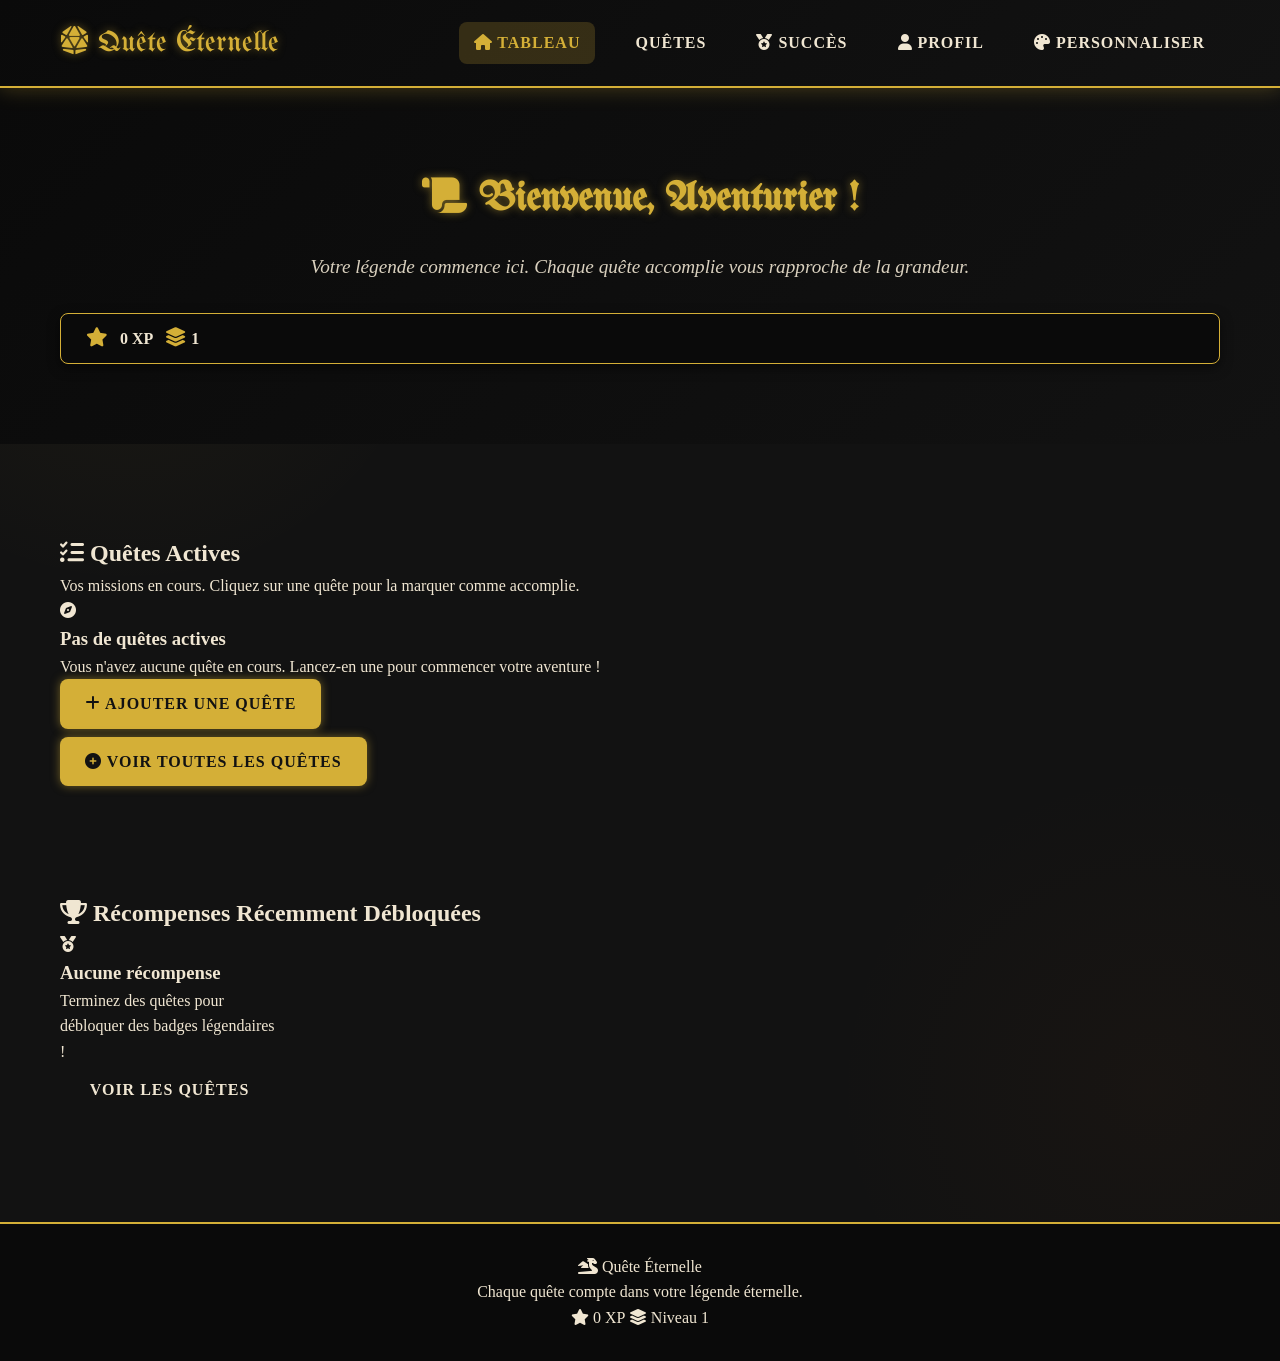
<file: index.html>
<!DOCTYPE html>
<html lang="fr">
<head>
    <meta charset="UTF-8">
    <meta name="viewport" content="width=device-width, initial-scale=1.0">
    <title>Tableau de Bord</title>
    <link rel="stylesheet" href="css/style.css">
    <link rel="stylesheet" href="https://cdnjs.cloudflare.com/ajax/libs/font-awesome/6.4.0/css/all.min.css">
    <link href="https://fonts.googleapis.com/css2?family=UnifrakturMaguntia&family=IM+Fell+English&family=Playfair+Display:wght@400;700&display=swap" rel="stylesheet">
    <link href="https://fonts.googleapis.com/css2?family=Material+Symbols+Outlined:opsz,wght,FILL,GRAD@20..48,100..700,0..1,-50..200" rel="stylesheet" />
</head>
<body>
    <header class="app-header">
        <div class="container">
            <div class="header-content">
                <div class="logo">
                    <i class="fas fa-dice-d20"></i> Quête Éternelle
                </div>
                <nav class="main-nav">
                    <a href="index.html" class="nav-link active"><i class="fas fa-home"></i> Tableau</a>
                    <a href="tasks.html" class="nav-link"><i class="fas fa-sword"></i> Quêtes</a>
                    <a href="badges.html" class="nav-link"><i class="fas fa-medal"></i> Succès</a>
                    <a href="profile.html" class="nav-link"><i class="fas fa-user"></i> Profil</a>
                    <a href="customize.html" class="nav-link"><i class="fas fa-palette"></i> Personnaliser</a>
                </nav>
            </div>
        </div>
    </header>

    <section class="hero-header">
        <div class="container">
            <div class="hero-content">
                <div class="hero-glow"></div>
                <h1><i class="fas fa-scroll"></i> Bienvenue, Aventurier !</h1>
                <p>Votre légende commence ici. Chaque quête accomplie vous rapproche de la grandeur.</p>
                <div class="points-display">
                    <div class="xp-icon">
                        <i class="fas fa-star"></i>
                    </div>
                    <div class="xp-text">
                        <span id="xp-points">0</span> XP
                    </div>
                    <div class="level-badge">
                        <i class="fas fa-layer-group"></i>
                        <span id="player-level">1</span>
                    </div>
                </div>
            </div>
        </div>
    </section>

    <!-- ===== SECTION QUÊTES EN COURS ===== -->
    <main class="container">
        <section class="tasks-container">
            <div class="section-header">
                <h2><i class="fas fa-tasks"></i> Quêtes Actives</h2>
                <div class="section-divider"></div>
                <p>Vos missions en cours. Cliquez sur une quête pour la marquer comme accomplie.</p>
            </div>

            <div class="tasks-grid" id="tasks-grid">
            </div>

            <div class="cta-section">
                <a href="tasks.html" class="btn btn-primary">
                    <i class="fas fa-plus-circle"></i> Voir toutes les quêtes
                </a>
            </div>
        </section>

        <!-- ===== BADGES RÉCENTS  ===== -->
        <section class="badges-container">
            <div class="section-header">
                <h2><i class="fas fa-trophy"></i> Récompenses Récemment Débloquées</h2>
                <div class="section-divider"></div>
            </div>
            <div class="badges-grid" id="recent-badges">
            </div>
        </section>
    </main>

    <footer>
        <div class="container">
            <div class="footer-content">
                <div class="footer-logo">
                    <i class="fas fa-dragon"></i>
                    <span>Quête Éternelle</span>
                </div>
                <p>Chaque quête compte dans votre légende éternelle.</p>
                <div class="footer-stats">
                    <span><i class="fas fa-star"></i> 0 XP</span>
                    <span><i class="fas fa-layer-group"></i> Niveau 1</span>
                </div>
            </div>
        </div>
    </footer>

    <script src="js/main.js"></script>

</body>
</html>
</file>
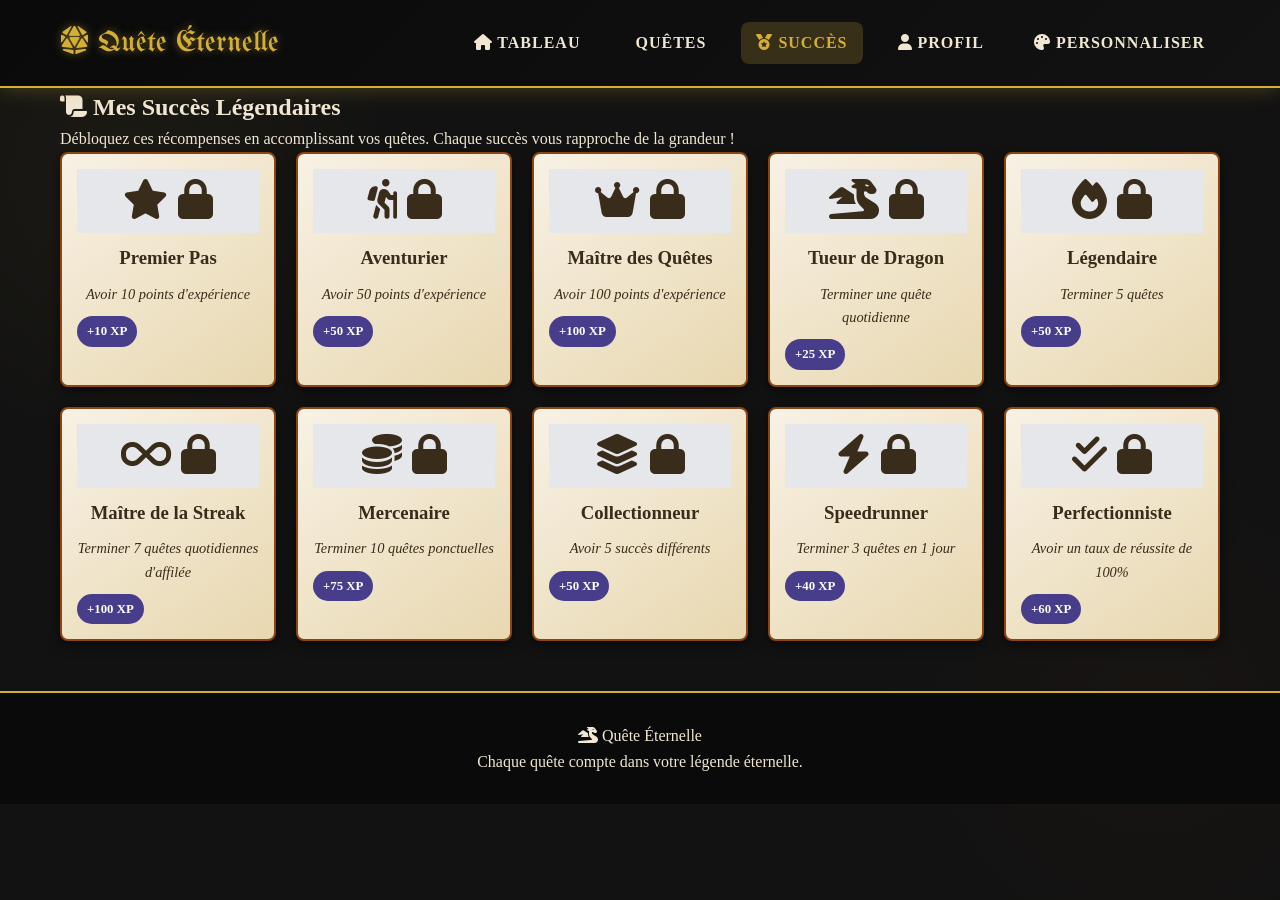
<file: badges.html>
<!DOCTYPE html>
<html lang="fr">
<head>
    <meta charset="UTF-8">
    <meta name="viewport" content="width=device-width, initial-scale=1.0">
    <title>Mes Succès</title>
    <link rel="stylesheet" href="css/style.css">
    <link rel="stylesheet" href="https://cdnjs.cloudflare.com/ajax/libs/font-awesome/6.4.0/css/all.min.css">
    <link href="https://fonts.googleapis.com/css2?family=IM+Fell+English&family=UnifrakturMaguntia&display=swap" rel="stylesheet">
</head>
<body>
    <!-- ===== HEADER IDENTIQUE ===== -->
    <header class="app-header">
        <div class="container">
            <div class="header-content">
                <div class="logo">
                    <i class="fas fa-dice-d20"></i> Quête Éternelle
                </div>
                <nav class="main-nav">
                    <a href="index.html" class="nav-link"><i class="fas fa-home"></i> Tableau</a>
                    <a href="tasks.html" class="nav-link"><i class="fas fa-sword"></i> Quêtes</a>
                    <a href="badges.html" class="nav-link active"><i class="fas fa-medal"></i> Succès</a>
                    <a href="profile.html" class="nav-link"><i class="fas fa-user"></i> Profil</a>
                    <a href="customize.html" class="nav-link"><i class="fas fa-palette"></i> Personnaliser</a>

                </nav>
            </div>
        </div>
    </header>

    <!-- ===== SECTION SUCCÈS AVEC PARCHEMIN ===== -->
    <main class="container">
        <section class="badges-section">
            <div class="section-header">
                <h2><i class="fas fa-scroll"></i> Mes Succès Légendaires</h2>
                <p>Débloquez ces récompenses en accomplissant vos quêtes. Chaque succès vous rapproche de la grandeur !</p>
            </div>

            <!-- ===== GRILLE DES SUCCÈS ===== -->
            <div class="badges-grid" id="badges-grid">
                <!-- Badges dynamiques -->
            </div>
        </section>
    </main>

    <!-- ===== FOOTER IDENTIQUE ===== -->
    <footer>
        <div class="container">
            <div class="footer-content">
                <div class="footer-logo">
                    <i class="fas fa-dragon"></i>
                    <span>Quête Éternelle</span>
                </div>
                <p>Chaque quête compte dans votre légende éternelle.</p>
            </div>
        </div>
    </footer>

    <script src="js/main.js"></script>

</body>
</html>
</file>
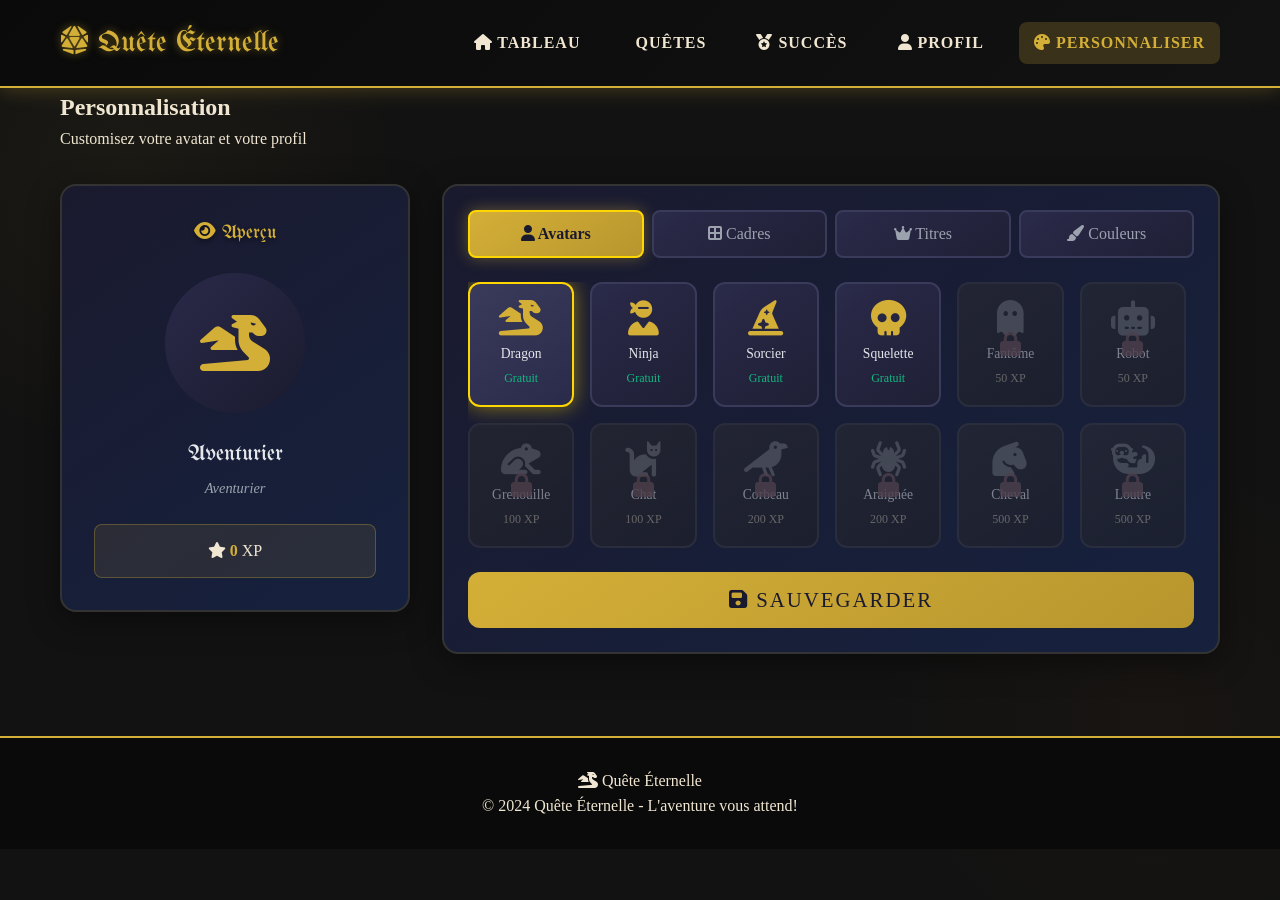
<file: customize.html>
<!DOCTYPE html>
<html lang="fr">
<head>
    <meta charset="UTF-8">
    <meta name="viewport" content="width=device-width, initial-scale=1.0">
    <title>🎨 Personnalisation | Quête Éternelle</title>
    <link rel="stylesheet" href="css/style.css">
    <link rel="stylesheet" href="css/customize.css">
    <link rel="stylesheet" href="https://cdnjs.cloudflare.com/ajax/libs/font-awesome/6.4.0/css/all.min.css">
    <link href="https://fonts.googleapis.com/css2?family=IM+Fell+English&family=UnifrakturMaguntia&display=swap" rel="stylesheet">
</head>
<body>

    <!-- ===== HEADER ===== -->
    <header class="app-header">
        <div class="container">
            <div class="header-content">
                <div class="logo">
                    <i class="fas fa-dice-d20"></i> Quête Éternelle
                </div>
                <nav class="main-nav">
                    <a href="index.html" class="nav-link"><i class="fas fa-home"></i> Tableau</a>
                    <a href="tasks.html" class="nav-link"><i class="fas fa-sword"></i> Quêtes</a>
                    <a href="badges.html" class="nav-link"><i class="fas fa-medal"></i> Succès</a>
                    <a href="profile.html" class="nav-link"><i class="fas fa-user"></i> Profil</a>
                    <a href="customize.html" class="nav-link active"><i class="fas fa-palette"></i> Personnaliser</a>
                </nav>
            </div>
        </div>
    </header>

    <!-- ===== MAIN CONTENT ===== -->
    <main class="container">
        <section class="profile-section">
            <div class="section-header">
                <h2>Personnalisation</h2>
                <p>Customisez votre avatar et votre profil</p>
            </div>

            <div class="customize-container">
                <!-- ===== PREVIEW PANEL ===== -->
                <div class="preview-panel">
                    <div class="preview-card">
                        <div class="preview-title">
                            <i class="fas fa-eye"></i> Aperçu
                        </div>
                        <div class="preview-avatar-container" id="previewAvatar">
                            <i class="fas fa-dragon preview-avatar" id="previewIcon"></i>
                        </div>
                        <div class="preview-name">Aventurier</div>
                        <div class="preview-title-text" id="previewTitleText">Aventurier</div>
                        <div class="preview-points">
                            <i class="fas fa-star"></i> <span id="previewXP">0</span> XP
                        </div>
                    </div>
                </div>

                <!-- ===== OPTIONS PANEL ===== -->
                <div class="options-panel">
                    <div class="customize-tabs">
                        <button class="tab-btn active" data-tab="avatars">
                            <i class="fas fa-user"></i> Avatars
                        </button>
                        <button class="tab-btn" data-tab="cadres">
                            <i class="fas fa-border-all"></i> Cadres
                        </button>
                        <button class="tab-btn" data-tab="titres">
                            <i class="fas fa-crown"></i> Titres
                        </button>
                        <button class="tab-btn" data-tab="couleurs">
                            <i class="fas fa-paint-brush"></i> Couleurs
                        </button>
                    </div>

                    <!-- Tab: Avatars -->
                    <div class="tab-content active" id="avatars">
                        <div class="customize-item avatar-item selected" data-avatar="fa-dragon" data-cost="0">
                            <i class="fas fa-dragon item-icon"></i>
                            <div class="item-name">Dragon</div>
                            <div class="item-cost free">Gratuit</div>
                        </div>
                        <div class="customize-item avatar-item" data-avatar="fa-user-ninja" data-cost="0">
                            <i class="fas fa-user-ninja item-icon"></i>
                            <div class="item-name">Ninja</div>
                            <div class="item-cost free">Gratuit</div>
                        </div>
                        <div class="customize-item avatar-item" data-avatar="fa-hat-wizard" data-cost="0">
                            <i class="fas fa-hat-wizard item-icon"></i>
                            <div class="item-name">Sorcier</div>
                            <div class="item-cost free">Gratuit</div>
                        </div>
                        <div class="customize-item avatar-item" data-avatar="fa-skull" data-cost="0">
                            <i class="fas fa-skull item-icon"></i>
                            <div class="item-name">Squelette</div>
                            <div class="item-cost free">Gratuit</div>
                        </div>
                        <div class="customize-item avatar-item locked" data-avatar="fa-ghost" data-cost="50">
                            <i class="fas fa-ghost item-icon"></i>
                            <div class="item-name">Fantôme</div>
                            <div class="item-cost">50 XP</div>
                        </div>
                        <div class="customize-item avatar-item locked" data-avatar="fa-robot" data-cost="50">
                            <i class="fas fa-robot item-icon"></i>
                            <div class="item-name">Robot</div>
                            <div class="item-cost">50 XP</div>
                        </div>
                        <div class="customize-item avatar-item locked" data-avatar="fa-frog" data-cost="100">
                            <i class="fas fa-frog item-icon"></i>
                            <div class="item-name">Grenouille</div>
                            <div class="item-cost">100 XP</div>
                        </div>
                        <div class="customize-item avatar-item locked" data-avatar="fa-cat" data-cost="100">
                            <i class="fas fa-cat item-icon"></i>
                            <div class="item-name">Chat</div>
                            <div class="item-cost">100 XP</div>
                        </div>
                        <div class="customize-item avatar-item locked" data-avatar="fa-crow" data-cost="200">
                            <i class="fas fa-crow item-icon"></i>
                            <div class="item-name">Corbeau</div>
                            <div class="item-cost">200 XP</div>
                        </div>
                        <div class="customize-item avatar-item locked" data-avatar="fa-spider" data-cost="200">
                            <i class="fas fa-spider item-icon"></i>
                            <div class="item-name">Araignée</div>
                            <div class="item-cost">200 XP</div>
                        </div>
                        <div class="customize-item avatar-item locked" data-avatar="fa-horse-head" data-cost="500">
                            <i class="fas fa-horse-head item-icon"></i>
                            <div class="item-name">Cheval</div>
                            <div class="item-cost">500 XP</div>
                        </div>
                        <div class="customize-item avatar-item locked" data-avatar="fa-otter" data-cost="500">
                            <i class="fas fa-otter item-icon"></i>
                            <div class="item-name">Loutre</div>
                            <div class="item-cost">500 XP</div>
                        </div>
                    </div>

                    <!-- Tab: Cadres -->
                    <div class="tab-content" id="cadres">
                        <div class="customize-item frame-item selected" data-frame="bois" data-cost="0">
                            <div class="item-preview"><i class="fas fa-square"></i></div>
                            <div class="item-name">Bois</div>
                            <div class="item-cost free">Gratuit</div>
                        </div>
                        <div class="customize-item frame-item" data-frame="pierre" data-cost="0">
                            <div class="item-preview"><i class="fas fa-square"></i></div>
                            <div class="item-name">Pierre</div>
                            <div class="item-cost free">Gratuit</div>
                        </div>
                        <div class="customize-item frame-item locked" data-frame="bronze" data-cost="25">
                            <div class="item-preview"><i class="fas fa-square"></i></div>
                            <div class="item-name">Bronze</div>
                            <div class="item-cost">25 XP</div>
                        </div>
                        <div class="customize-item frame-item locked" data-frame="argent" data-cost="75">
                            <div class="item-preview"><i class="fas fa-square"></i></div>
                            <div class="item-name">Argent</div>
                            <div class="item-cost">75 XP</div>
                        </div>
                        <div class="customize-item frame-item locked" data-frame="or" data-cost="150">
                            <div class="item-preview"><i class="fas fa-square"></i></div>
                            <div class="item-name">Or</div>
                            <div class="item-cost">150 XP</div>
                        </div>
                        <div class="customize-item frame-item locked" data-frame="rubis" data-cost="300">
                            <div class="item-preview"><i class="fas fa-gem"></i></div>
                            <div class="item-name">Rubis</div>
                            <div class="item-cost">300 XP</div>
                        </div>
                        <div class="customize-item frame-item locked" data-frame="saphir" data-cost="400">
                            <div class="item-preview"><i class="fas fa-gem"></i></div>
                            <div class="item-name">Saphir</div>
                            <div class="item-cost">400 XP</div>
                        </div>
                        <div class="customize-item frame-item locked" data-frame="legendaire" data-cost="1000">
                            <div class="item-preview">
                                <i class="fas fa-star"></i> 
                            </div>
                            <div class="item-name">Légendaire</div>
                            <div class="item-cost">1000 XP</div>
                        </div>

                    </div>

                    <!-- Tab: Titres -->
                    <div class="tab-content" id="titres">
                        <div class="customize-item title-item selected" data-title="Aventurier" data-cost="0">
                            <i class="fas fa-compass item-icon"></i>
                            <div class="item-name">Aventurier</div>
                            <div class="item-cost free">Gratuit</div>
                        </div>
                        <div class="customize-item title-item locked" data-title="Voyageur" data-cost="25">
                            <i class="fas fa-compass item-icon"></i>
                            <div class="item-name">Voyageur</div>
                            <div class="item-cost">25 XP</div>
                        </div>
                        <div class="customize-item title-item locked" data-title="Guerrier" data-cost="50">
                            <i class="fas fa-shield-halved item-icon"></i>
                            <div class="item-name">Guerrier</div>
                            <div class="item-cost">50 XP</div>
                        </div>
                        <div class="customize-item title-item locked" data-title="Champion" data-cost="100">
                            <i class="fas fa-trophy item-icon"></i>
                            <div class="item-name">Champion</div>
                            <div class="item-cost">100 XP</div>
                        </div>
                        <div class="customize-item title-item locked" data-title="Héros" data-cost="200">
                            <i class="fas fa-medal item-icon"></i>
                            <div class="item-name">Héros</div>
                            <div class="item-cost">200 XP</div>
                        </div>
                        <div class="customize-item title-item locked" data-title="Légende" data-cost="350">
                            <i class="fas fa-star item-icon"></i>
                            <div class="item-name">Légende</div>
                            <div class="item-cost">350 XP</div>
                        </div>
                        <div class="customize-item title-item locked" data-title="Mythique" data-cost="500">
                            <i class="fas fa-dragon item-icon"></i>
                            <div class="item-name">Mythique</div>
                            <div class="item-cost">500 XP</div>
                        </div>
                        <div class="customize-item title-item locked" data-title="Éternel" data-cost="750">
                            <i class="fas fa-infinity item-icon"></i>
                            <div class="item-name">Éternel</div>
                            <div class="item-cost">750 XP</div>
                        </div>
                    </div>

                    <!-- Tab: Couleurs -->
                    <div class="tab-content" id="couleurs">
                        <div class="customize-item color-item selected" data-color="#f59e0b">
                            <div class="item-preview" style="background: #f59e0b;"></div>
                            <div class="item-name">Or</div>
                        </div>
                        <div class="customize-item color-item" data-color="#10b981">
                            <div class="item-preview" style="background: #10b981;"></div>
                            <div class="item-name">Émeraude</div>
                        </div>
                        <div class="customize-item color-item" data-color="#8b5cf6">
                            <div class="item-preview" style="background: #8b5cf6;"></div>
                            <div class="item-name">Violet</div>
                        </div>
                        <div class="customize-item color-item" data-color="#ef4444">
                            <div class="item-preview" style="background: #ef4444;"></div>
                            <div class="item-name">Rouge</div>
                        </div>
                        <div class="customize-item color-item" data-color="#06b6d4">
                            <div class="item-preview" style="background: #06b6d4;"></div>
                            <div class="item-name">Cyan</div>
                        </div>
                        <div class="customize-item color-item" data-color="#f97316">
                            <div class="item-preview" style="background: #f97316;"></div>
                            <div class="item-name">Orange</div>
                        </div>
                        <div class="customize-item color-item" data-color="#ec4899">
                            <div class="item-preview" style="background: #ec4899;"></div>
                            <div class="item-name">Rose</div>
                        </div>
                        <div class="customize-item color-item" data-color="#84cc16">
                            <div class="item-preview" style="background: #84cc16;"></div>
                            <div class="item-name">Vert</div>
                        </div>
                        <div class="customize-item color-item" data-color="#f8fafc">
                            <div class="item-preview" style="background: #f8fafc;"></div>
                            <div class="item-name">Blanc</div>
                        </div>
                    </div>

                    <button class="save-btn" id="saveBtn" style="font-family: dancing ;">
                        <i class="fas fa-save"></i> Sauvegarder
                    </button>
                </div>
            </div>
        </section>
    </main>

    <!-- ===== FOOTER ===== -->
    <footer>
        <div class="container">
            <div class="footer-content">
                <div class="footer-logo">
                    <i class="fas fa-dragon"></i>
                    <span>Quête Éternelle</span>
                </div>
                <p>&copy; 2024 Quête Éternelle - L'aventure vous attend!</p>
            </div>
        </div>
    </footer>

    <script>
        // ===== DONNÉES =====
        const avatars = [
            { icon: 'fa-dragon', cost: 0 },
            { icon: 'fa-user-ninja', cost: 0 },
            { icon: 'fa-hat-wizard', cost: 0 },
            { icon: 'fa-skull', cost: 0 },
            { icon: 'fa-ghost', cost: 50 },
            { icon: 'fa-robot', cost: 50 },
            { icon: 'fa-frog', cost: 100 },
            { icon: 'fa-cat', cost: 100 },
            { icon: 'fa-crow', cost: 200 },
            { icon: 'fa-spider', cost: 200 },
            { icon: 'fa-horse-head', cost: 500 },
            { icon: 'fa-otter', cost: 500 }
        ];

        const frames = [
            { id: 'bois', cost: 0 },
            { id: 'pierre', cost: 0 },
            { id: 'bronze', cost: 25 },
            { id: 'argent', cost: 75 },
            { id: 'or', cost: 150 },
            { id: 'rubis', cost: 300 },
            { id: 'saphir', cost: 400 },
            { id: 'legendaire', cost: 600 }
        ];

        const titles = [
            { name: 'Aventurier', cost: 0 },
            { name: 'Voyageur', cost: 25 },
            { name: 'Guerrier', cost: 50 },
            { name: 'Champion', cost: 100 },
            { name: 'Héros', cost: 200 },
            { name: 'Légende', cost: 350 },
            { name: 'Mythique', cost: 500 },
            { name: 'Éternel', cost: 750 }
        ];

        // ===== ÉTAT =====
        let currentXP = parseInt(localStorage.getItem('totalPoints')) || 0;
        let selectedAvatar = 'fa-dragon';
        let selectedFrame = null;
        let selectedTitle = 'Aventurier';
        let selectedColor = '#f59e0b';

        // ===== DOM =====
        const previewAvatar = document.getElementById('previewAvatar');
        const previewIcon = document.getElementById('previewIcon');
        const previewTitleText = document.getElementById('previewTitleText');
        const previewXP = document.getElementById('previewXP');

        // ===== INITIALISATION =====
        function init() {
            loadCustomization();
            updatePreview();
            updateUnlocks();
            setupTabs();
            setupSelection();
            setupSave();
        }

        // Charger la personnalisation sauvegardée
        function loadCustomization() {
            const saved = localStorage.getItem('playerCustomization');
            if (saved) {
                const data = JSON.parse(saved);
                selectedAvatar = data.avatar || 'fa-dragon';
                selectedFrame = data.frame || 'bois';
                selectedTitle = data.title || 'Aventurier';
                selectedColor = data.color || '#f59e0b';
            }
        }

        // Mettre à jour l'aperçu
        function updatePreview() {
            previewIcon.className = `fas ${selectedAvatar} preview-avatar`;

            // Enlever toutes les classes de frame
            previewAvatar.className = 'preview-avatar-container';
            if (selectedFrame) { 
                previewAvatar.classList.add(`frame-${selectedFrame}`);
            }

            previewTitleText.textContent = selectedTitle;
            previewXP.textContent = currentXP;

            // Appliquer la couleur
            previewAvatar.style.boxShadow = getComputedStyle(previewAvatar).boxShadow + `, inset 0 0 20px ${selectedColor}33`;
        }
        // Mettre à jour les déverrouillages selon les XP
        function updateUnlocks() {
            // Avatars
            document.querySelectorAll('.avatar-item').forEach(item => {
                const cost = parseInt(item.dataset.cost);
                if (currentXP >= cost) {
                    item.classList.remove('locked');
                }
            });

            // Cadres
            document.querySelectorAll('.frame-item').forEach(item => {
                const cost = parseInt(item.dataset.cost);
                if (currentXP >= cost) {
                    item.classList.remove('locked');
                }
            });

            // Titres
            document.querySelectorAll('.title-item').forEach(item => {
                const cost = parseInt(item.dataset.cost);
                if (currentXP >= cost) {
                    item.classList.remove('locked');
                }
            });
        }

        // Gestion des onglets
        function setupTabs() {
            const tabs = document.querySelectorAll('.tab-btn');
            const contents = document.querySelectorAll('.tab-content');

            tabs.forEach(tab => {
                tab.addEventListener('click', () => {
                    tabs.forEach(t => t.classList.remove('active'));
                    contents.forEach(c => c.classList.remove('active'));

                    tab.classList.add('active');
                    document.getElementById(tab.dataset.tab).classList.add('active');
                });
            });
        }

        // Gestion de la sélection
        function setupSelection() {
            // Avatars
            document.querySelectorAll('.avatar-item').forEach(item => {
                item.addEventListener('click', () => {
                    if (item.classList.contains('locked')) return;
                    document.querySelectorAll('.avatar-item').forEach(i => i.classList.remove('selected'));
                    item.classList.add('selected');
                    selectedAvatar = item.dataset.avatar;
                    updatePreview();
                });
            });

            // Cadres
            document.querySelectorAll('.frame-item').forEach(item => {
                item.addEventListener('click', () => {
                    if (item.classList.contains('locked')) return;
                    document.querySelectorAll('.frame-item').forEach(i => i.classList.remove('selected'));
                    item.classList.add('selected');
                    selectedFrame = item.dataset.frame;
                    updatePreview();
                });
            });

            // Titres
            document.querySelectorAll('.title-item').forEach(item => {
                item.addEventListener('click', () => {
                    if (item.classList.contains('locked')) return;
                    document.querySelectorAll('.title-item').forEach(i => i.classList.remove('selected'));
                    item.classList.add('selected');
                    selectedTitle = item.dataset.title;
                    updatePreview();
                });
            });

            // Couleurs
            document.querySelectorAll('.color-item').forEach(item => {
                item.addEventListener('click', () => {
                    document.querySelectorAll('.color-item').forEach(i => i.classList.remove('selected'));
                    item.classList.add('selected');
                    selectedColor = item.dataset.color;
                    updatePreview();
                });
            });

            // Appliquer la sélection sauvegardée au chargement
            applySavedSelection();
        }

        function applySavedSelection() {
            // Avatar
            const savedAvatar = document.querySelector(`.avatar-item[data-avatar="${selectedAvatar}"]`);
            if (savedAvatar) {
                document.querySelectorAll('.avatar-item').forEach(i => i.classList.remove('selected'));
                savedAvatar.classList.add('selected');
            }

            // Frame
            const savedFrame = document.querySelector(`.frame-item[data-frame="${selectedFrame}"]`);
            if (savedFrame) {
                document.querySelectorAll('.frame-item').forEach(i => i.classList.remove('selected'));
                savedFrame.classList.add('selected');
            }

            // Titre
            const savedTitle = document.querySelector(`.title-item[data-title="${selectedTitle}"]`);
            if (savedTitle) {
                document.querySelectorAll('.title-item').forEach(i => i.classList.remove('selected'));
                savedTitle.classList.add('selected');
            }

            // Couleur
            const savedColor = document.querySelector(`.color-item[data-color="${selectedColor}"]`);
            if (savedColor) {
                document.querySelectorAll('.color-item').forEach(i => i.classList.remove('selected'));
                savedColor.classList.add('selected');
            }
        }

        // Sauvegarde
        function setupSave() {
            document.getElementById('saveBtn').addEventListener('click', () => {
                const customization = {
                    avatar: selectedAvatar,
                    frame: selectedFrame,
                    title: selectedTitle,
                    color: selectedColor
                };
                localStorage.setItem('playerCustomization', JSON.stringify(customization));
                
                // Feedback visuel
                const btn = document.getElementById('saveBtn');
                const originalText = btn.innerHTML;
                btn.innerHTML = '<i class="fas fa-check"></i> Sauvegardé !';
                btn.style.background = 'linear-gradient(145deg, #10b981 0%, #059669 100%)';
                
                setTimeout(() => {
                    btn.innerHTML = originalText;
                    btn.style.background = '';
                }, 2000);
            });
        }

        const playerData = {
            xp: 150, 
            unlockedTitles: ["Débutant", "Motivé"],
            unlockedFrames: ["frame1"],
            unlockedAvatars: ["fa-dragon"]
        };

        // Items disponibles avec leurs conditions
        const availableItems = {
            titles: [
                { id: "Débutant", icon: "fa-seedling", cost: 0, name: "Débutant" },
                { id: "Motivé", icon: "fa-fist-raised", cost: 50, name: "Motivé" },
                { id: "Maître des Quêtes", icon: "fa-crown", cost: 100, name: "Maître des Quêtes" },
                { id: "Collectionneur", icon: "fa-layer-group", cost: 200, name: "Collectionneur" }
            ],
            frames: [
                { id: "frame1", icon: "fa-border-all", cost: 0, name: "Cadre de bois" },
                { id: "frame2", icon: "fa-gem", cost: 75, name: "Cadre doré" },
                { id: "frame3", icon: "fa-star", cost: 150, name: "Cadre étoilé" }
            ],
            avatars: [
                { id: "fa-dragon", icon: "fa-dragon", cost: 0, name: "Dragon" },
                { id: "fa-knight", icon: "fa-user-knight", cost: 30, name: "Chevalier" },
                { id: "fa-wizard", icon: "fa-hat-wizard", cost: 60, name: "Magicien" }
            ]
        };

        // Fonction pour vérifier si un item est déverrouillé
        function isUnlocked(itemId, category) {
            if (category === 'titles') return playerData.unlockedTitles.includes(itemId);
            if (category === 'frames') return playerData.unlockedFrames.includes(itemId);
            if (category === 'avatars') return playerData.unlockedAvatars.includes(itemId);
            return false;
        }

        // Fonction pour appliquer la customisation
        function applyCustomization() {
            const selectedTitle = localStorage.getItem('selectedTitle') || 'Débutant';
            const selectedFrame = localStorage.getItem('selectedFrame') || 'frame1';
            const selectedAvatar = localStorage.getItem('selectedAvatar') || 'fa-dragon';
            const selectedColor = localStorage.getItem('selectedColor') || '#f59e0b';

            // Appliquer la couleur
            document.documentElement.style.setProperty('--current-accent', selectedColor);

            // Mettre à jour le profil
            const profileHero = document.querySelector('.profile-hero');
            if (profileHero) {
                profileHero.classList.add('customized');
            }
        }

        // Initialisation
        document.addEventListener('DOMContentLoaded', function() {
            // Appliquer la customisation existante
            applyCustomization();

            // Gérer les clics sur les items
            document.querySelectorAll('.item-card').forEach(card => {
                card.addEventListener('click', function() {
                    const itemId = this.dataset.id;
                    const category = this.dataset.category;
                    const cost = parseInt(this.dataset.cost);

                    if (!isUnlocked(itemId, category)) {
                        alert("Vous devez débloquer cet item en gagnant plus d'XP !");
                        return;
                    }

                    // Sauvegarder la sélection
                    localStorage.setItem(`selected${category.charAt(0).toUpperCase() + category.slice(1)}`, itemId);

                    // Appliquer immédiatement
                    applyCustomization();
                });
            });
        });


        // Lancer l'initialisation
        init();

    
    </script>
<script defer src="https://static.cloudflareinsights.com/beacon.min.js/v833ccba57c9e4d2798f2e76cebdd09a11778172276447" integrity="sha512-57MDmcccJXYtNnH+ZiBwzC4jb2rvgVCEokYN+L/nLlmO8rfYT/gIpW2A569iJ/3b+0UEasghjuZH/ma3wIs/EQ==" data-cf-beacon='{"version":"2024.11.0","token":"8607d2a720d14b038279025b2b5a82e5","server_timing":{"name":{"cfCacheStatus":true,"cfEdge":true,"cfExtPri":true,"cfL4":true,"cfOrigin":true,"cfSpeedBrain":true},"location_startswith":null}}' crossorigin="anonymous"></script>
</body>
</html>
</file>
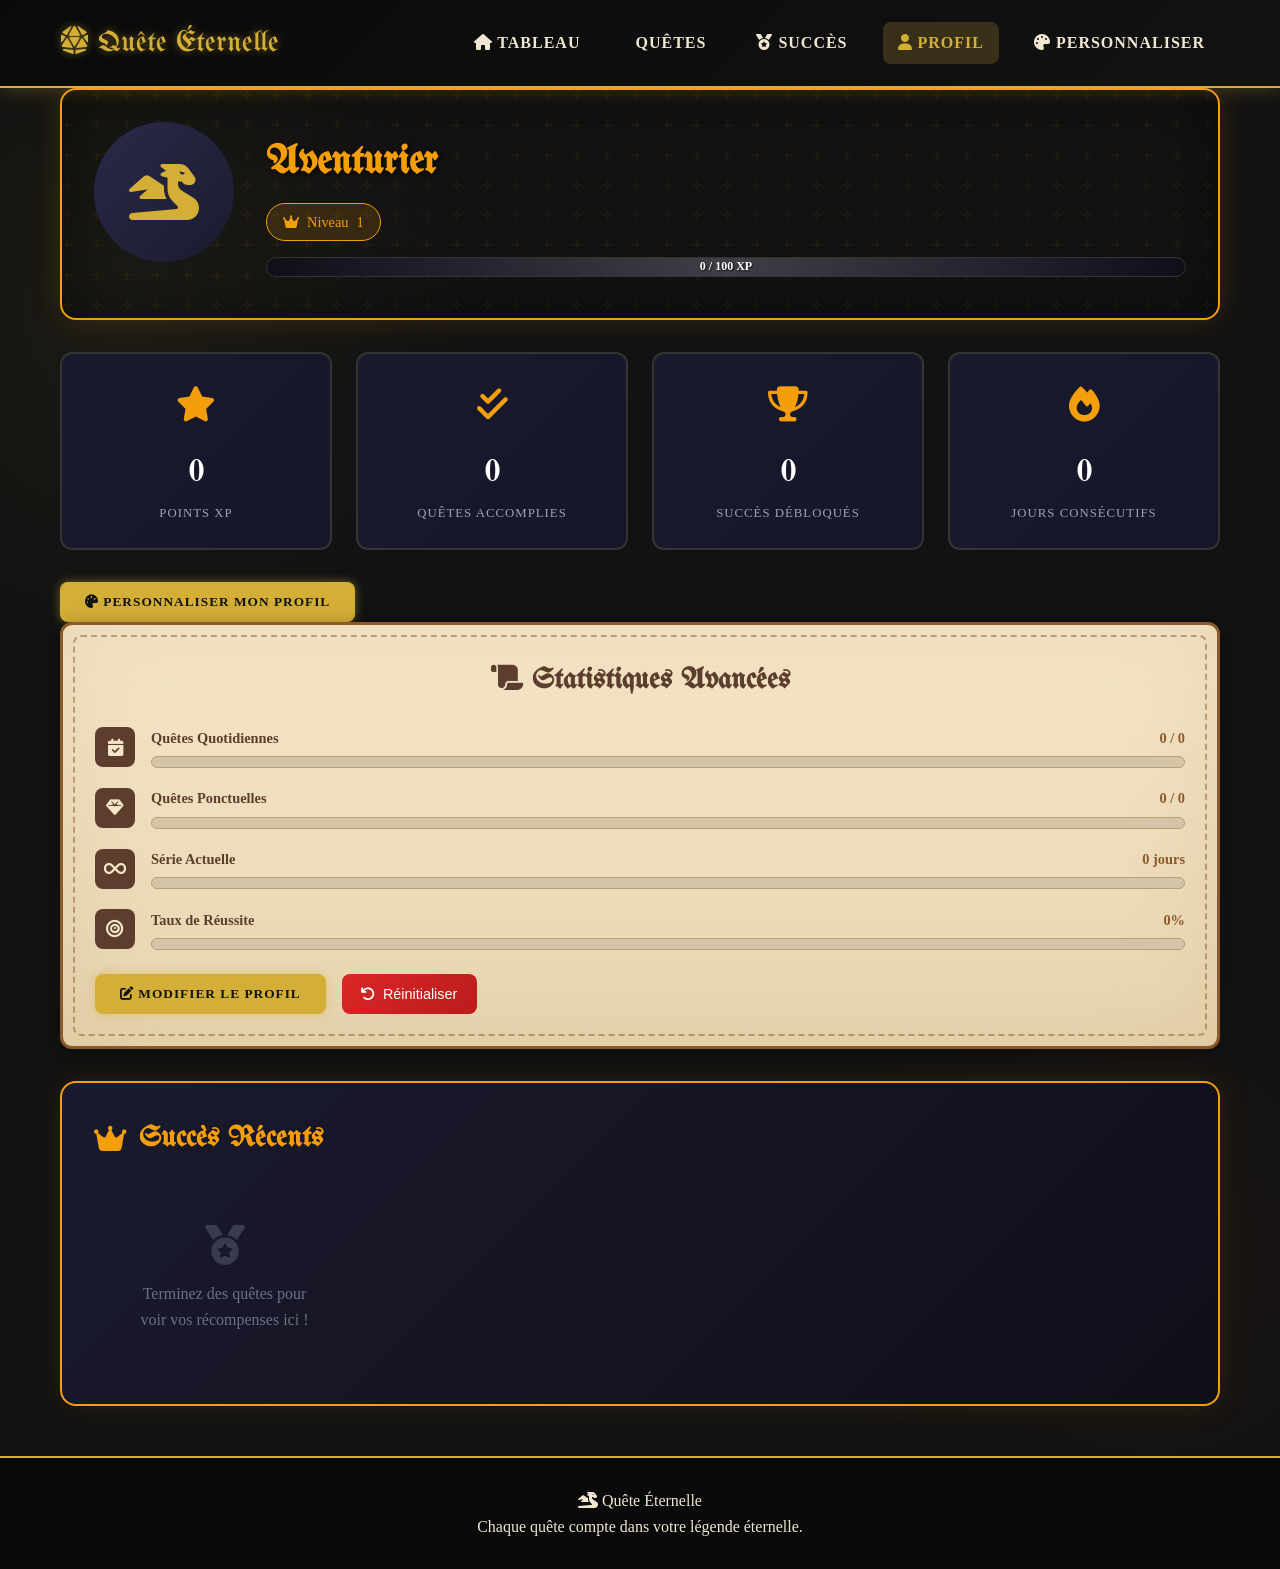
<file: profile.html>
<!DOCTYPE html>
<html lang="fr">
<head>
    <meta charset="UTF-8">
    <meta name="viewport" content="width=device-width, initial-scale=1.0">
    <title>👤 Mon Profil | Quête Éternelle</title>
    <link rel="stylesheet" href="css/style.css">
    <link rel="stylesheet" href="css/profile.css">
    <link rel="stylesheet" href="css/customize.css">
    <link rel="stylesheet" href="https://cdnjs.cloudflare.com/ajax/libs/font-awesome/6.4.0/css/all.min.css">
    <link href="https://fonts.googleapis.com/css2?family=IM+Fell+English&family=UnifrakturMaguntia&display=swap" rel="stylesheet">
</head>
<body>

    <!-- ===== HEADER ===== -->
    <header class="app-header">
        <div class="container">
            <div class="header-content">
                <div class="logo">
                    <i class="fas fa-dice-d20"></i> Quête Éternelle
                </div>
                <nav class="main-nav">
                    <a href="index.html" class="nav-link"><i class="fas fa-home"></i> Tableau</a>
                    <a href="tasks.html" class="nav-link"><i class="fas fa-sword"></i> Quêtes</a>
                    <a href="badges.html" class="nav-link"><i class="fas fa-medal"></i> Succès</a>
                    <a href="profile.html" class="nav-link active"><i class="fas fa-user"></i> Profil</a>
                    <a href="customize.html" class="nav-link"><i class="fas fa-palette"></i> Personnaliser</a>
                </nav>
            </div>
        </div>
    </header>

    <!-- ===== MAIN ===== -->
    <main class="container">
        <section class="profile-section">

            <!-- Hero Banner avec customisation -->
            <div class="profile-hero" id="profile-hero">
                <div class="profile-hero-avatar-container preview-avatar-container" id="profile-avatar-container">
                    <div class="profile-hero-avatar preview-avatar" id="profile-avatar">
                        <i class="fas fa-dragon"></i>
                    </div>
                </div>
                <div class="profile-hero-info">
                    <h2 class="profile-hero-name" id="profile-title">Aventurier</h2>
                    <div class="profile-hero-level">
                        <i class="fas fa-crown"></i>
                        Niveau <span id="player-level">1</span>
                    </div>
                    <div class="xp-progress-bar">
                        <div class="xp-progress-fill" id="xp-bar" style="width: 0%"></div>
                        <span class="xp-progress-text" id="xp-progress-text">0 / 100 XP</span>
                    </div>
                </div>
            </div>

            <!-- Stats Cards -->
            <div class="stats-grid">
                <div class="stat-card">
                    <div class="stat-card-icon"><i class="fas fa-star"></i></div>
                    <div class="stat-card-value" id="xp-points">0</div>
                    <div class="stat-card-label">Points XP</div>
                </div>
                <div class="stat-card">
                    <div class="stat-card-icon"><i class="fas fa-check-double"></i></div>
                    <div class="stat-card-value" id="completed-tasks">0</div>
                    <div class="stat-card-label">Quêtes Accomplies</div>
                </div>
                <div class="stat-card">
                    <div class="stat-card-icon"><i class="fas fa-trophy"></i></div>
                    <div class="stat-card-value" id="total-badges">0</div>
                    <div class="stat-card-label">Succès Débloqués</div>
                </div>
                <div class="stat-card">
                    <div class="stat-card-icon"><i class="fas fa-fire"></i></div>
                    <div class="stat-card-value" id="current-streak">0</div>
                    <div class="stat-card-label">Jours Consécutifs</div>
                </div>
            </div>

            <!-- Bouton Personnalisation -->
            <div class="customize-section">
                <button class="btn btn-primary" onclick="window.location.href='customize.html'">
                    <i class="fas fa-palette"></i> Personnaliser mon profil
                </button>
            </div>

            <!-- Parchemin Stats Avancées -->
            <div class="profile-parchment">
                <h3 class="parchment-title">
                    <i class="fas fa-scroll"></i> Statistiques Avancées
                </h3>
                <div class="parchment-stats">
                    <div class="parchment-stat">
                        <div class="parchment-stat-icon"><i class="fas fa-calendar-check"></i></div>
                        <div class="parchment-stat-info">
                            <div class="parchment-stat-header">
                                <span class="parchment-stat-label">Quêtes Quotidiennes</span>
                                <span class="parchment-stat-value" id="daily-value">0 / 0</span>
                            </div>
                            <div class="progress-bar-container">
                                <div class="progress-bar-fill" id="daily-progress" style="width: 0%"></div>
                            </div>
                        </div>
                    </div>
                    <div class="parchment-stat">
                        <div class="parchment-stat-icon"><i class="fas fa-gem"></i></div>
                        <div class="parchment-stat-info">
                            <div class="parchment-stat-header">
                                <span class="parchment-stat-label">Quêtes Ponctuelles</span>
                                <span class="parchment-stat-value" id="once-value">0 / 0</span>
                            </div>
                            <div class="progress-bar-container">
                                <div class="progress-bar-fill" id="once-progress" style="width: 0%"></div>
                            </div>
                        </div>
                    </div>
                    <div class="parchment-stat">
                        <div class="parchment-stat-icon"><i class="fas fa-infinity"></i></div>
                        <div class="parchment-stat-info">
                            <div class="parchment-stat-header">
                                <span class="parchment-stat-label">Série Actuelle</span>
                                <span class="parchment-stat-value" id="streak-value">0 jours</span>
                            </div>
                            <div class="progress-bar-container">
                                <div class="progress-bar-fill" id="streak-progress" style="width: 0%"></div>
                            </div>
                        </div>
                    </div>
                    <div class="parchment-stat">
                        <div class="parchment-stat-icon"><i class="fas fa-bullseye"></i></div>
                        <div class="parchment-stat-info">
                            <div class="parchment-stat-header">
                                <span class="parchment-stat-label">Taux de Réussite</span>
                                <span class="parchment-stat-value" id="success-rate-value">0%</span>
                            </div>
                            <div class="progress-bar-container">
                                <div class="progress-bar-fill" id="success-rate" style="width: 0%"></div>
                            </div>
                        </div>
                    </div>
                </div>

                <!-- Actions -->
                <div class="profile-actions">
                    <button class="btn btn-primary">
                        <i class="fas fa-edit"></i> Modifier le profil
                    </button>
                    <button class="btn-reset" onclick="resetProgress()">
                        <i class="fas fa-undo"></i> Réinitialiser
                    </button>
                </div>
            </div>

            <!-- Succès Récents -->
            <div class="success-section">
                <h3 class="success-section-title">
                    <i class="fas fa-crown"></i> Succès Récents
                </h3>
                <div class="recent-badges-grid" id="recent-success-grid">
                    <div class="empty-state">
                        <i class="fas fa-medal"></i>
                        <p>Terminez des quêtes pour voir vos récompenses ici !</p>
                    </div>
                </div>
            </div>

        </section>
    </main>

    <!-- ===== FOOTER ===== -->
    <footer>
        <div class="container">
            <div class="footer-content">
                <div class="footer-logo">
                    <i class="fas fa-dragon"></i>
                    <span>Quête Éternelle</span>
                </div>
                <p>Chaque quête compte dans votre légende éternelle.</p>
            </div>
        </div>
    </footer>

    <!-- Scripts -->
    <script src="js/profile.js"></script>
    <script>
    // Charger la customisation au démarrage
    document.addEventListener('DOMContentLoaded', function() {
        const customization = JSON.parse(localStorage.getItem('playerCustomization')) || {
            avatar: 'fa-dragon',
            frame: null,
            title: 'Aventurier',
            color: '#f59e0b' // Couleur par défaut (orange)
        };

        // Appliquer les styles
        document.getElementById('profile-avatar').innerHTML = `<i class="fas ${customization.avatar}"></i>`;
        document.getElementById('profile-title').textContent = customization.title;

        // Appliquer la couleur d'accentuation
        document.documentElement.style.setProperty('--current-accent', customization.color);

        // Appliquer le cadre via une classe CSS
        if (customization.frame) {
            const frameClass = customization.frame.replace('frame', '').trim();
            document.getElementById('profile-avatar-container').className = `profile-hero-avatar-container preview-avatar-container frame-${frameClass}`;
        }
            });
</script>

</body>
</html>
</file>
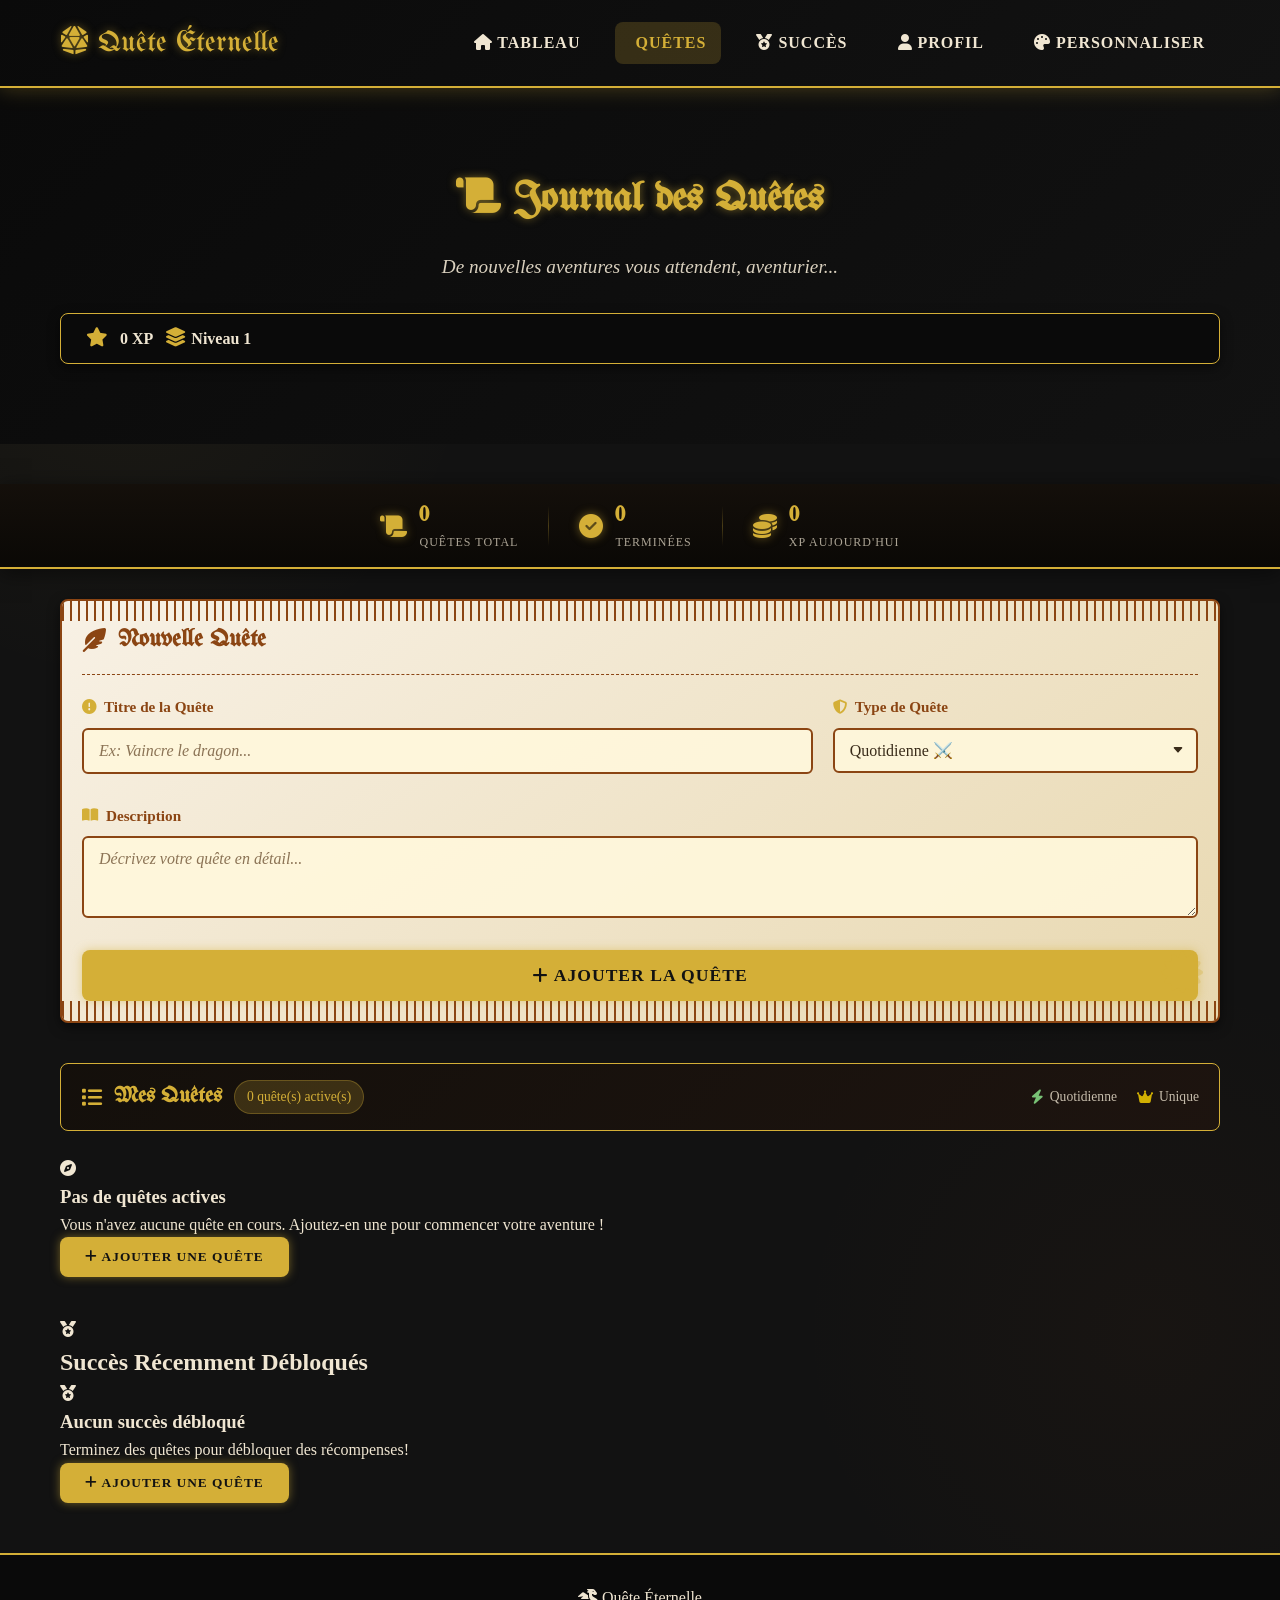
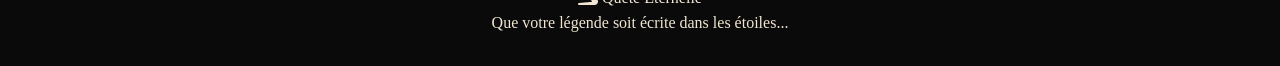
<file: tasks.html>
<!DOCTYPE html>
<html lang="fr">
<head>
    <meta charset="UTF-8">
    <meta name="viewport" content="width=device-width, initial-scale=1.0">
    <title>Mes Quêtes | Quête Éternelle</title>
    <link rel="stylesheet" href="css/style.css">
    <link rel="stylesheet" href="css/tasks_styles.css">
    <link rel="stylesheet" href="https://cdnjs.cloudflare.com/ajax/libs/font-awesome/6.4.0/css/all.min.css">
    <link href="https://fonts.googleapis.com/css2?family=IM+Fell+English&family=UnifrakturMaguntia&display=swap" rel="stylesheet">
</head>
<body>
    <!-- ===== HEADER ===== -->
    <header class="app-header">
        <div class="container">
            <div class="header-content">
                <div class="logo">
                    <i class="fas fa-dice-d20"></i> Quête Éternelle
                </div>
                <nav class="main-nav">
                    <a href="index.html" class="nav-link"><i class="fas fa-home"></i> Tableau</a>
                    <a href="tasks.html" class="nav-link active"><i class="fas fa-sword"></i> Quêtes</a>
                    <a href="badges.html" class="nav-link"><i class="fas fa-medal"></i> Succès</a>
                    <a href="profile.html" class="nav-link"><i class="fas fa-user"></i> Profil</a>
                    <a href="customize.html" class="nav-link"><i class="fas fa-palette"></i> Personnaliser</a>
                </nav>
            </div>
        </div>
    </header>

    <!-- ===== HERO SECTION ===== -->
    <section class="hero-header">
        <div class="container">
            <div class="hero-content">
                <div class="hero-glow"></div>
                <h1><i class="fas fa-scroll"></i> Journal des Quêtes</h1>
                <p>De nouvelles aventures vous attendent, aventurier...</p>
                <div class="points-display">
                    <div class="xp-icon">
                        <i class="fas fa-star"></i>
                    </div>
                    <div class="xp-text">
                        <span id="xp-points">0</span> XP
                    </div>
                    <div class="level-badge">
                        <i class="fas fa-layer-group"></i> Niveau <span id="player-level">1</span>
                    </div>
                </div>
            </div>
        </div>
    </section>

    <!-- ===== QUEST STATS BAR ===== -->
    <div class="quest-stats-bar">
        <div class="container">
            <div class="stats-inner">
                <div class="stat-item">
                    <i class="fas fa-scroll"></i>
                    <div class="stat-info">
                        <span class="stat-value" id="total-quests">0</span>
                        <span class="stat-label">Quêtes Total</span>
                    </div>
                </div>
                <div class="stat-divider"></div>
                <div class="stat-item">
                    <i class="fas fa-check-circle"></i>
                    <div class="stat-info">
                        <span class="stat-value" id="completed-quests">0</span>
                        <span class="stat-label">Terminées</span>
                    </div>
                </div>
                <div class="stat-divider"></div>
                <div class="stat-item">
                    <i class="fas fa-coins"></i>
                    <div class="stat-info">
                        <span class="stat-value" id="today-points">0</span>
                        <span class="stat-label">XP Aujourd'hui</span>
                    </div>
                </div>
            </div>
        </div>
    </div>

    <!-- ===== MAIN CONTENT ===== -->
    <main class="container">
        <section class="tasks-section">
            
            <!-- ===== NOUVELLE QUÊTE (Parchemin) ===== -->
            <div class="parchment quest-form-parchment">
                <div class="parchment-header">
                    <i class="fas fa-feather-alt"></i>
                    <h3>Nouvelle Quête</h3>
                </div>
                <form id="new-task-form" class="quest-form">
                    <div class="form-row">
                        <div class="form-group quest-title-group">
                            <label for="task-title"><i class="fas fa-exclamation-circle"></i> Titre de la Quête</label>
                            <input type="text" id="task-title" placeholder="Ex: Vaincre le dragon..." required>
                        </div>
                        <div class="form-group quest-category-group">
                            <label for="task-category"><i class="fas fa-shield-alt"></i> Type de Quête</label>
                            <select id="task-category">
                                <option value="daily">Quotidienne ⚔️</option>
                                <option value="once">Unique 🏆</option>
                            </select>
                        </div>
                    </div>
                    <div class="form-group">
                        <label for="task-description"><i class="fas fa-book-open"></i> Description</label>
                        <textarea id="task-description" rows="3" placeholder="Décrivez votre quête en détail..."></textarea>
                    </div>
                    <button type="submit" class="btn btn-primary quest-submit-btn">
                        <i class="fas fa-plus"></i> Ajouter la Quête
                    </button>
                </form>
                <div class="parchment-seal">
                    <i class="fas fa-certificate"></i>
                </div>
            </div>

            <!-- ===== LISTE DES QUÊTES ===== -->
            <div class="tasks-list">
                <div class="tasks-list-header">
                    <div class="header-left">
                        <i class="fas fa-list"></i>
                        <h2>Mes Quêtes</h2>
                        <span class="quest-count" id="quest-count">0 quête(s) active(s)</span>
                    </div>
                    <div class="header-right">
                        <div class="difficulty-legend">
                            <span class="difficulty-item daily">
                                <i class="fas fa-bolt"></i> Quotidienne
                            </span>
                            <span class="difficulty-item once">
                                <i class="fas fa-crown"></i> Unique
                            </span>
                        </div>
                    </div>
                </div>
                <div class="tasks-grid" id="tasks-grid">
                    <!-- Tasks rendered by JS -->
                </div>
            </div>

            <!-- ===== SUCCÈS RÉCENTS ===== -->
            <div class="success-section">
                <div class="section-header">
                    <div class="section-divider">
                        <i class="fas fa-medal"></i>
                        <h2>Succès Récemment Débloqués</h2>
                    </div>
                </div>
                <div class="success-grid" id="success-grid">
                    <!-- Badges rendered by JS -->
                </div>
            </div>
        </section>
    </main>

    <!-- ===== FOOTER ===== -->
    <footer>
        <div class="container">
            <div class="footer-content">
                <div class="footer-logo">
                    <i class="fas fa-dragon"></i>
                    <span>Quête Éternelle</span>
                </div>
                <p class="footer-tagline">Que votre légende soit écrite dans les étoiles...</p>
            </div>
        </div>
    </footer>

    <script src="js/main.js"></script>
<script defer src="https://static.cloudflareinsights.com/beacon.min.js/v833ccba57c9e4d2798f2e76cebdd09a11778172276447" integrity="sha512-57MDmcccJXYtNnH+ZiBwzC4jb2rvgVCEokYN+L/nLlmO8rfYT/gIpW2A569iJ/3b+0UEasghjuZH/ma3wIs/EQ==" data-cf-beacon='{"version":"2024.11.0","token":"8607d2a720d14b038279025b2b5a82e5","server_timing":{"name":{"cfCacheStatus":true,"cfEdge":true,"cfExtPri":true,"cfL4":true,"cfOrigin":true,"cfSpeedBrain":true},"location_startswith":null}}' crossorigin="anonymous"></script>
</body>
</html>
</file>
<file: css/style.css>
:root {
    --primary: #d4af37;    /* Or (couleur principale) */
    --secondary: #8b4513;  /* Marron foncé (bois, parchemin) */
    --accent: #800020;     /* Rouge foncé (sang, danger) */
    --success: #2e8b57;    /* Vert émeraude (magie, succès) */
    --info: #483d8b;       /* Bleu foncé (mana, mystère) */
    --warning: #ff8c00;    /* Orange (aventure) */
    --dark: #121212;       /* Noir profond */
    --darker: #0a0a0a;     /* Noir très profond */
    --light: #f0e6d2;      /* Beige clair (texte sur parchemin) */
    --border-radius: 8px;
    --shadow: 0 4px 12px rgba(0, 0, 0, 0.5);
    --transition: all 0.3s ease;
}

/* ===== Polices (optionnel) ===== */
@import url('https://fonts.googleapis.com/css2?family=UnifrakturMaguntia&family=IM+Fell+English&display=swap');

/* ===== Reset & Base Styles ===== */
* {
    margin: 0;
    padding: 0;
    box-sizing: border-box;
}

body {
    font-family: 'IM Fell English', serif;
    line-height: 1.6;
    color: var(--light);
    background-color: var(--dark);
    background-image:
        radial-gradient(circle at 10% 20%, rgba(212, 175, 55, 0.05) 0%, transparent 20%),
        radial-gradient(circle at 90% 80%, rgba(139, 69, 19, 0.05) 0%, transparent 20%);
    min-height: 100vh;
}

a {
    text-decoration: none;
    color: inherit;
}

.container {
    max-width: 1200px;
    margin: 0 auto;
    padding: 0 20px;
}

/* ===== Parchemin ===== */
.parchment {
    background: linear-gradient(145deg, #f8f1e5, #e8d8b0);
    color: #3a2c1a;
    border: 2px solid var(--secondary);
    border-radius: var(--border-radius);
    padding: 20px;
    margin: 20px 0;
    box-shadow: var(--shadow);
    position: relative;
    overflow: hidden;
}

.parchment::before {
    content: "";
    position: absolute;
    top: 0;
    left: 0;
    right: 0;
    height: 20px;
    background: repeating-linear-gradient(
        90deg,
        var(--secondary),
        var(--secondary) 2px,
        transparent 2px,
        transparent 8px
    );
}

.parchment::after {
    content: "";
    position: absolute;
    bottom: 0;
    left: 0;
    right: 0;
    height: 20px;
    background: repeating-linear-gradient(
        90deg,
        var(--secondary),
        var(--secondary) 2px,
        transparent 2px,
        transparent 8px
    );
}

/* ===== Header ===== */
.app-header {
    background: linear-gradient(135deg, var(--darker), var(--dark));
    color: var(--light);
    padding: 20px 0;
    box-shadow: 0 0 20px rgba(212, 175, 55, 0.3);
    position: sticky;
    top: 0;
    z-index: 100;
    border-bottom: 2px solid var(--primary);
}

.header-content {
    display: flex;
    justify-content: space-between;
    align-items: center;
    flex-wrap: wrap;
    gap: 20px;
}

.logo {
    font-family: 'UnifrakturMaguntia', cursive;
    font-size: 1.8rem;
    color: var(--primary);
    text-shadow: 0 0 8px rgba(212, 175, 55, 0.5);
}

.main-nav {
    display: flex;
    gap: 20px;
}

.nav-link {
    color: var(--light);
    font-weight: 600;
    padding: 8px 15px;
    border-radius: var(--border-radius);
    transition: var(--transition);
    position: relative;
    text-transform: uppercase;
    letter-spacing: 1px;
}

.nav-link:hover, .nav-link.active {
    background-color: rgba(212, 175, 55, 0.2);
    color: var(--primary);
}

.nav-link::after {
    content: "";
    position: absolute;
    bottom: -5px;
    left: 50%;
    transform: translateX(-50%);
    width: 0;
    height: 2px;
    background-color: var(--primary);
    transition: var(--transition);
}

.nav-link:hover::after {
    width: 80%;
}

/* ===== Boutons ===== */
.btn {
    display: inline-block;
    padding: 12px 25px;
    border: none;
    border-radius: var(--border-radius);
    cursor: pointer;
    font-weight: 600;
    transition: var(--transition);
    text-align: center;
    text-transform: uppercase;
    letter-spacing: 1px;
    font-family: 'IM Fell English', serif;
    position: relative;
    overflow: hidden;
}

.btn::before {
    content: "";
    position: absolute;
    top: 0;
    left: -100%;
    width: 100%;
    height: 100%;
    background: linear-gradient(90deg, transparent, rgba(255, 255, 255, 0.2), transparent);
    transition: var(--transition);
}

.btn:hover::before {
    left: 100%;
}

.btn-primary {
    background-color: var(--primary);
    color: var(--dark);
    box-shadow: 0 0 10px rgba(212, 175, 55, 0.5);
}

.btn-primary:hover {
    background-color: #b8952d;
    transform: translateY(-2px);
    box-shadow: 0 0 15px rgba(212, 175, 55, 0.7);
}

.btn-secondary {
    background-color: var(--secondary);
    color: var(--light);
    border: 1px solid var(--primary);
}

.btn-secondary:hover {
    background-color: #6b3e10;
    border-color: var(--primary);
}

.btn-success {
    background-color: var(--success);
    color: white;
}

.btn-success:hover {
    background-color: #1e6b3d;
    transform: translateY(-2px);
}

/* ===== Hero Section (Accueil) ===== */
.hero-header {
    background: linear-gradient(135deg, var(--darker), var(--dark));
    color: var(--light);
    padding: 80px 0;
    text-align: center;
    margin-bottom: 40px;
    position: relative;
    overflow: hidden;
}

.hero-header::before {
    content: "";
    position: absolute;
    top: 0;
    left: 0;
    right: 0;
    bottom: 0;
    background-image:
        url('data:image/svg+xml;utf8,<svg xmlns="http://www.w3.org/2000/svg" width="100" height="100" viewBox="0 0 100 100"><rect width="100" height="100" fill="%23d4af37" opacity="0.05"/></svg>');
    z-index: -1;
}

.hero-content h1 {
    font-family: 'UnifrakturMaguntia', cursive;
    font-size: 2.5rem;
    margin-bottom: 20px;
    color: var(--primary);
    text-shadow: 0 0 8px rgba(212, 175, 55, 0.5);
    animation: fadeInDown 1s ease;
}

.hero-content p {
    font-size: 1.2rem;
    margin-bottom: 30px;
    opacity: 0.9;
    font-style: italic;
}

.cta-buttons {
    display: flex;
    gap: 20px;
    justify-content: center;
    flex-wrap: wrap;
}

/* ===== Tâches Section ===== */
.tasks-container {
    padding: 50px 0;
}

.tasks-header {
    display: flex;
    justify-content: space-between;
    align-items: center;
    margin-bottom: 40px;
    flex-wrap: wrap;
    gap: 20px;
}

.tasks-header h1 {
    font-family: 'UnifrakturMaguntia', cursive;
    font-size: 2.2rem;
    color: var(--primary);
    text-shadow: 0 0 5px rgba(212, 175, 55, 0.3);
}

.points-display {
    background-color: var(--darker);
    padding: 12px 25px;
    border-radius: var(--border-radius);
    box-shadow: var(--shadow);
    display: flex;
    align-items: center;
    gap: 12px;
    font-weight: 600;
    border: 1px solid var(--primary);
}

.points-display i {
    color: var(--primary);
    font-size: 1.2rem;
}

/* ===== Carte de tâche ===== */
.task-card {
    background: linear-gradient(145deg, #f8f1e5, #e8d8b0);
    color: #3a2c1a;
    border: 2px solid var(--secondary);
    border-radius: var(--border-radius);
    padding: 20px;
    margin: 20px 0;
    box-shadow: var(--shadow);
    transition: var(--transition);
    position: relative;
    overflow: hidden;
}

.task-card:hover {
    transform: translateY(-5px);
    box-shadow: 0 8px 16px rgba(0, 0, 0, 0.3);
}

.task-header {
    display: flex;
    justify-content: space-between;
    align-items: center;
    margin-bottom: 15px;
}

.task-title {
    font-weight: 700;
    font-size: 1.3rem;
    color: var(--secondary);
}

.task-category {
    padding: 5px 12px;
    border-radius: 20px;
    font-size: 0.8rem;
    font-weight: 600;
    text-transform: uppercase;
}

.category-daily {
    background-color: #90ee90;
    color: #006400;
}

.category-once {
    background-color: #ffd700;
    color: #8b4513;
}

.task-description {
    margin-bottom: 15px;
    line-height: 1.6;
    font-style: italic;
}

.task-actions {
    display: flex;
    gap: 10px;
    margin-top: 15px;
}

.task-completed {
    opacity: 0.7;
    position: relative;
}

.task-completed::after {
    content: "✓";
    position: absolute;
    top: 50%;
    left: 50%;
    transform: translate(-50%, -50%);
    background-color: var(--success);
    color: white;
    padding: 10px 20px;
    border-radius: 50%;
    font-size: 1.5rem;
    font-weight: bold;
    box-shadow: 0 0 10px rgba(0, 0, 0, 0.5);
}

/* ===== Badges Section ===== */
.badges-container {
    padding: 50px 0;
}

.badges-header h1 {
    font-family: 'UnifrakturMaguntia', cursive;
    font-size: 2.2rem;
    color: var(--primary);
    text-shadow: 0 0 5px rgba(212, 175, 55, 0.3);
    margin-bottom: 20px;
}

.badges-grid {
    display: grid;
    grid-template-columns: repeat(auto-fill, minmax(200px, 1fr));
    gap: 20px;
}

.badge-card {
    background: linear-gradient(145deg, #f8f1e5, #e8d8b0);
    color: #3a2c1a;
    border: 2px solid var(--secondary);
    border-radius: var(--border-radius);
    padding: 15px;
    box-shadow: var(--shadow);
    transition: var(--transition);
    position: relative;
    overflow: hidden;
}

.badge-card:hover {
    transform: translateY(-5px);
    box-shadow: 0 8px 16px rgba(0, 0, 0, 0.3);
}

.badge-icon {
    font-size: 2.5rem;
    margin-bottom: 10px;
    text-align: center;
}

.badge-name {
    font-weight: 600;
    margin-bottom: 10px;
    text-align: center;
}

.badge-description {
    font-size: 0.9rem;
    margin-bottom: 10px;
    text-align: center;
    font-style: italic;
}

.badge-points {
    display: inline-block;
    background-color: var(--info);
    color: white;
    padding: 5px 10px;
    border-radius: 20px;
    font-size: 0.8rem;
    font-weight: 600;
}

.badge-obtained {
    position: absolute;
    top: 10px;
    right: 10px;
    background-color: var(--success);
    color: white;
    padding: 5px 10px;
    border-radius: 50%;
    font-size: 0.8rem;
    font-weight: 600;
}

/* ===== Profil Section ===== */
.profile-container {
    padding: 50px 0;
}

.profile-header {
    text-align: center;
    margin-bottom: 40px;
}

.profile-avatar {
    width: 120px;
    height: 120px;
    border-radius: 50%;
    background-color: var(--darker);
    margin: 0 auto 20px;
    display: flex;
    align-items: center;
    justify-content: center;
    font-size: 4rem;
    border: 3px solid var(--primary);
}

.profile-name {
    font-family: 'UnifrakturMaguntia', cursive;
    font-size: 2rem;
    color: var(--primary);
    margin-bottom: 10px;
}

.profile-stats {
    display: flex;
    justify-content: center;
    gap: 30px;
    margin-bottom: 30px;
    flex-wrap: wrap;
}

.stat {
    text-align: center;
}

.stat-value {
    font-weight: bold;
    font-size: 1.2rem;
    color: var(--primary);
}

.stat-label {
    font-size: 0.8rem;
    color: var(--light);
}

/* ===== Streak (flammes) ===== */
.streak-container {
    display: flex;
    justify-content: center;
    gap: 10px;
    margin: 30px 0;
}

.streak-fire {
    font-size: 2rem;
    color: var(--accent);
    animation: fireGlow 1s infinite alternate;
}

@keyframes fireGlow {
    from { text-shadow: 0 0 5px rgba(255, 0, 0, 0.7); }
    to { text-shadow: 0 0 20px rgba(255, 0, 0, 0.9); }
}

/* ===== Footer ===== */
footer {
    text-align: center;
    padding: 30px 0;
    background-color: var(--darker);
    color: var(--light);
    margin-top: 50px;
    border-top: 2px solid var(--primary);
}

/* ===== Animations ===== */
@keyframes fadeInDown {
    from {
        opacity: 0;
        transform: translateY(-30px);
    }
    to {
        opacity: 1;
        transform: translateY(0);
    }
}

/* ===== Responsive ===== */
@media (max-width: 768px) {
    .hero-content h1 {
        font-size: 2rem;
    }

    .tasks-header, .badges-header {
        flex-direction: column;
        text-align: center;
    }

    .main-nav {
        margin-top: 20px;
    }

    .points-display {
        width: 100%;
        justify-content: center;
    }
}
</file>
<file: css/customize.css>
/* ═══════════════════════════════════════════════════════════
   PERSONNALISATION - Quête Éternelle
   ═══════════════════════════════════════════════════════════ */

.customize-container {
    display: grid;
    grid-template-columns: 350px 1fr;
    gap: 2rem;
    padding: 2rem 0;
}

/* ─── PRÉVIEW PANEL ─── */
.preview-panel {
    position: sticky;
    top: 2rem;
    height: fit-content;
}

.preview-card {
    background: linear-gradient(145deg, #1a1a2e 0%, #16213e 100%);
    border-radius: 16px;
    padding: 2rem;
    text-align: center;
    border: 2px solid #333;
    box-shadow: 0 8px 32px rgba(0, 0, 0, 0.4);
}

.preview-title {
    font-family: 'UnifrakturMaguntia', cursive;
    color: #d4af37;
    font-size: 1.2rem;
    margin-bottom: 1.5rem;
    text-shadow: 0 2px 4px rgba(0, 0, 0, 0.5);
}

.preview-avatar-container {
    width: 140px;
    height: 140px;
    margin: 0 auto 1.5rem;
    border-radius: 50%;
    display: flex;
    align-items: center;
    justify-content: center;
    background: linear-gradient(135deg, #2a2a4a 0%, #1a1a2e 100%);
    transition: all 0.3s ease;
}

/* Cadres - Frames */
.preview-avatar-container.frame-bois {
    border: 4px solid #8B4513;
    box-shadow: 0 0 20px rgba(139, 69, 19, 0.5);
}

.preview-avatar-container.frame-pierre {
    border: 4px solid #6b7280;
    box-shadow: 0 0 20px rgba(107, 114, 128, 0.5);
}

.preview-avatar-container.frame-bronze {
    border: 4px solid #cd7f32;
    box-shadow: 0 0 20px rgba(205, 127, 50, 0.5);
}

.preview-avatar-container.frame-argent {
    border: 4px solid #c0c0c0;
    box-shadow: 0 0 20px rgba(192, 192, 192, 0.5);
}

.preview-avatar-container.frame-or {
    border: 4px solid #ffd700;
    box-shadow: 0 0 25px rgba(255, 215, 0, 0.6);
}

.preview-avatar-container.frame-rubis {
    border: 4px solid #e11d48;
    box-shadow: 0 0 25px rgba(225, 29, 72, 0.6), inset 0 0 15px rgba(225, 29, 72, 0.3);
}

.preview-avatar-container.frame-saphir {
    border: 4px solid #2563eb;
    box-shadow: 0 0 25px rgba(37, 99, 235, 0.6), inset 0 0 15px rgba(37, 99, 235, 0.3);
}

.preview-avatar-container.frame-legendaire {
    border: 4px solid transparent;
    background: linear-gradient(#1a1a2e, #1a1a2e) padding-box,
                linear-gradient(45deg, #ff0000, #ff7f00, #ffff00, #00ff00, #0000ff, #4b0082, #9400d3) border-box;
    animation: rainbow-border 3s linear infinite;
    box-shadow: 0 0 30px rgba(255, 215, 0, 0.5);
}

@keyframes rainbow-border {
    0% { background: linear-gradient(#1a1a2e, #1a1a2e) padding-box, linear-gradient(45deg, #ff0000, #ff7f00, #ffff00, #00ff00, #0000ff, #4b0082, #9400d3) border-box; }
    25% { background: linear-gradient(#1a1a2e, #1a1a2e) padding-box, linear-gradient(45deg, #9400d3, #ff0000, #ff7f00, #ffff00, #00ff00, #0000ff, #4b0082) border-box; }
    50% { background: linear-gradient(#1a1a2e, #1a1a2e) padding-box, linear-gradient(45deg, #4b0082, #9400d3, #ff0000, #ff7f00, #ffff00, #00ff00, #0000ff) border-box; }
    75% { background: linear-gradient(#1a1a2e, #1a1a2e) padding-box, linear-gradient(45deg, #0000ff, #4b0082, #9400d3, #ff0000, #ff7f00, #ffff00, #00ff00) border-box; }
    100% { background: linear-gradient(#1a1a2e, #1a1a2e) padding-box, linear-gradient(45deg, #00ff00, #0000ff, #4b0082, #9400d3, #ff0000, #ff7f00, #ffff00) border-box; }
}

.preview-avatar {
    font-size: 3.5rem;
    color: #d4af37;
}

.preview-name {
    font-family: 'UnifrakturMaguntia', cursive;
    color: #e5e7eb;
    font-size: 1.4rem;
    margin-bottom: 0.3rem;
}

.preview-title-text {
    color: #9ca3af;
    font-size: 0.9rem;
    font-style: italic;
}

.preview-points {
    margin-top: 1.5rem;
    padding: 0.8rem;
    background: rgba(212, 175, 55, 0.1);
    border-radius: 8px;
    border: 1px solid rgba(212, 175, 55, 0.3);
}

.preview-points span {
    color: #d4af37;
    font-weight: bold;
}

/* ─── OPTIONS PANEL ─── */
.options-panel {
    background: linear-gradient(145deg, #1a1a2e 0%, #16213e 100%);
    border-radius: 16px;
    padding: 1.5rem;
    border: 2px solid #333;
    box-shadow: 0 8px 32px rgba(0, 0, 0, 0.4);
}

.customize-tabs {
    display: flex;
    gap: 0.5rem;
    margin-bottom: 1.5rem;
    flex-wrap: wrap;
}

.tab-btn {
    flex: 1;
    min-width: 80px;
    padding: 0.8rem 1rem;
    background: linear-gradient(145deg, #2a2a4a 0%, #1f1f35 100%);
    border: 2px solid #3a3a5a;
    border-radius: 8px;
    color: #9ca3af;
    font-family: 'IM Fell English', serif;
    font-size: 1rem;
    cursor: pointer;
    transition: all 0.3s ease;
}

.tab-btn:hover {
    border-color: #d4af37;
    color: #e5e7eb;
}

.tab-btn.active {
    background: linear-gradient(145deg, #d4af37 0%, #b8962e 100%);
    border-color: #ffd700;
    color: #1a1a2e;
    font-weight: bold;
    box-shadow: 0 0 15px rgba(212, 175, 55, 0.4);
}

.tab-content {
    display: none;
    max-height: 400px;
    overflow-y: auto;
    padding-right: 0.5rem;
}

.tab-content.active {
    display: grid;
    grid-template-columns: repeat(auto-fill, minmax(100px, 1fr));
    gap: 1rem;
}

/* Scrollbar styling */
.tab-content::-webkit-scrollbar {
    width: 6px;
}

.tab-content::-webkit-scrollbar-track {
    background: #1a1a2e;
    border-radius: 3px;
}

.tab-content::-webkit-scrollbar-thumb {
    background: #3a3a5a;
    border-radius: 3px;
}

/* ─── ITEMS ─── */
.customize-item {
    background: linear-gradient(145deg, #2a2a4a 0%, #1f1f35 100%);
    border: 2px solid #3a3a5a;
    border-radius: 12px;
    padding: 1rem;
    text-align: center;
    cursor: pointer;
    transition: all 0.3s ease;
    position: relative;
}

.customize-item:hover:not(.locked) {
    border-color: #d4af37;
    transform: translateY(-3px);
    box-shadow: 0 5px 20px rgba(212, 175, 55, 0.3);
}

.customize-item.selected {
    border-color: #ffd700;
    box-shadow: 0 0 20px rgba(255, 215, 0, 0.5);
    background: linear-gradient(145deg, #3a3a5a 0%, #2a2a4a 100%);
}

.customize-item.locked {
    opacity: 0.5;
    cursor: not-allowed;
    filter: grayscale(80%);
}

.customize-item.locked::after {
    content: '\f023';
    font-family: 'Font Awesome 6 Free';
    font-weight: 900;
    position: absolute;
    top: 50%;
    left: 50%;
    transform: translate(-50%, -50%);
    font-size: 1.5rem;
    color: #ef4444;
    opacity: 0.8;
}

.item-icon {
    font-size: 2rem;
    margin-bottom: 0.5rem;
    display: block;
}

.item-name {
    color: #e5e7eb;
    font-size: 0.85rem;
    font-weight: 500;
}

.item-cost {
    color: #d4af37;
    font-size: 0.75rem;
    margin-top: 0.3rem;
}

.item-cost.free {
    color: #10b981;
}

/* Avatars specifically */
.avatar-item .item-icon {
    font-size: 2.2rem;
    color: #d4af37;
}

.avatar-item.locked .item-icon {
    color: #6b7280;
}

/* Frames specifically */
.frame-item .item-preview {
    width: 50px;
    height: 50px;
    border-radius: 50%;
    margin: 0 auto 0.5rem;
    display: flex;
    align-items: center;
    justify-content: center;
    font-size: 1.2rem;
    color: #d4af37;
}

.frame-item[data-frame="bois"] .item-preview {
    border: 3px solid #8B4513;
    background: rgba(139, 69, 19, 0.2);
}

.frame-item[data-frame="pierre"] .item-preview {
    border: 3px solid #6b7280;
    background: rgba(107, 114, 128, 0.2);
}

.frame-item[data-frame="bronze"] .item-preview {
    border: 3px solid #cd7f32;
    background: rgba(205, 127, 50, 0.2);
}

.frame-item[data-frame="argent"] .item-preview {
    border: 3px solid #c0c0c0;
    background: rgba(192, 192, 192, 0.2);
}

.frame-item[data-frame="or"] .item-preview {
    border: 3px solid #ffd700;
    background: rgba(255, 215, 0, 0.2);
}

.frame-item[data-frame="rubis"] .item-preview {
    border: 3px solid #e11d48;
    background: rgba(225, 29, 72, 0.2);
}

.frame-item[data-frame="saphir"] .item-preview {
    border: 3px solid #2563eb;
    background: rgba(37, 99, 235, 0.2);
}

.frame-item[data-frame="legendaire"] .item-preview {
    border: 3px solid transparent;
    background: linear-gradient(#2a2a4a, #2a2a4a) padding-box,
                linear-gradient(45deg, #ff0000, #ff7f00, #ffff00, #00ff00, #0000ff, #4b0082, #9400d3) border-box;
    animation: rainbow-border 3s linear infinite;
}

/* Titles specifically */
.title-item .item-icon {
    font-size: 1rem;
    color: #9ca3af;
}

.title-item.selected .item-icon {
    color: #d4af37;
}

/* Colors specifically */
.color-item {
    padding: 0.5rem;
}

.color-item .item-preview {
    width: 40px;
    height: 40px;
    border-radius: 50%;
    margin: 0 auto 0.5rem;
    border: 2px solid #3a3a5a;
    transition: all 0.3s ease;
}

.color-item:hover .item-preview {
    transform: scale(1.1);
}

.color-item.selected .item-preview {
    border-color: #ffd700;
    box-shadow: 0 0 15px rgba(255, 215, 0, 0.5);
}

/* ─── SAVE BUTTON ─── */
.save-btn {
    width: 100%;
    margin-top: 1.5rem;
    padding: 1rem 2rem;
    background: linear-gradient(145deg, #d4af37 0%, #b8962e 100%);
    border: none;
    border-radius: 12px;
    color: #1a1a2e;
    font-family: 'UnifrakturMaguntia', cursive;
    font-size: 1.3rem;
    cursor: pointer;
    transition: all 0.3s ease;
    text-transform: uppercase;
    letter-spacing: 2px;
}

.save-btn:hover {
    transform: translateY(-2px);
    box-shadow: 0 5px 25px rgba(212, 175, 55, 0.5);
    background: linear-gradient(145deg, #ffd700 0%, #d4af37 100%);
}

.save-btn:active {
    transform: translateY(0);
}

/* ─── RESPONSIVE ─── */
@media (max-width: 900px) {
    .customize-container {
        grid-template-columns: 1fr;
    }

    .preview-panel {
        position: static;
    }

    .customize-tabs {
        justify-content: center;
    }

    .tab-btn {
        min-width: 70px;
        padding: 0.6rem 0.8rem;
        font-size: 0.9rem;
    }
}

@media (max-width: 500px) {
    .customize-container {
        padding: 1rem 0;
    }

    .preview-avatar-container {
        width: 100px;
        height: 100px;
    }

    .preview-avatar {
        font-size: 2.5rem;
    }

    .tab-content {
        grid-template-columns: repeat(2, 1fr);
    }
}
</file>
<file: css/profile.css>
.profile-hero {
    background: linear-gradient(135deg, var(--primary-color), var(--current-accent));
    border: 2px solid #f59e0b;
    border-radius: 16px;
    padding: 2rem;
    margin-bottom: 2rem;
    display: flex;
    align-items: center;
    gap: 2rem;
    box-shadow: 0 0 30px rgba(245, 158, 11, 0.15), inset 0 0 60px rgba(0,0,0,0.5);
    position: relative;
    overflow: hidden;
}

.profile-hero::before {
    content: '';
    position: absolute;
    top: 0; left: 0; right: 0; bottom: 0;
    background: url("data:image/svg+xml,%3Csvg width='60' height='60' viewBox='0 0 60 60' xmlns='http://www.w3.org/2000/svg'%3E%3Cg fill='none' fill-rule='evenodd'%3E%3Cg fill='%23f59e0b' fill-opacity='0.05'%3E%3Cpath d='M36 34v-4h-2v4h-4v2h4v4h2v-4h4v-2h-4zm0-30V0h-2v4h-4v2h4v4h2V6h4V4h-4zM6 34v-4H4v4H0v2h4v4h2v-4h4v-2H6zM6 4V0H4v4H0v2h4v4h2V6h4V4H6z'/%3E%3C/g%3E%3C/g%3E%3C/svg%3E");
    pointer-events: none;
}

/* ===== BORDURES DYNAMIQUES POUR LES CADRES ===== */
.profile-hero-avatar-container {
    width: 140px;
    height: 140px;
    margin: 0 auto 1.5rem;
    border-radius: 50%;
    display: flex;
    align-items: center;
    justify-content: center;
    background: linear-gradient(135deg, #2a2a4a 0%, #1a1a2e 100%);
    transition: all 0.3s ease;
    position: relative;
}

.profile-hero-avatar {
    font-size: 3.5rem;
    color: #d4af37;
    width: 100%;
    height: 100%;
    display: flex;
    align-items: center;
    justify-content: center;
}


/* Styles spécifiques pour chaque cadre */
.gold-frame {
    --current-accent: #ffd700;
}

.silver-frame {
    --current-accent: #c0c0c0;
}

.bronze-frame {
    --current-accent: #cd7f32;
}

.rainbow-border {
    --current-accent: transparent;
    border: 4px solid transparent;
    background: conic-gradient(
        from 0deg,
        #ff0000, #ff7f00, #ffff00, #00ff00, #0000ff, #4b0082, #9400d3, #ff0000
    );
    animation: rotateRainbow 4s linear infinite;
}

.bois-frame {
    --current-accent: #8B4513;
}

.pierre-frame {
    --current-accent: #6b7280;
}

.rubis-frame {
    --current-accent: #e11d48;
}

.saphir-frame {
    --current-accent: #2563eb;
}

.legendaire-frame {
    --current-accent: transparent;
    border: 4px solid transparent;
    background: linear-gradient(#1a1a2e, #1a1a2e) padding-box,
                linear-gradient(45deg, #ff0000, #ff7f00, #ffff00, #00ff00, #0000ff, #4b0082, #9400d3) border-box;
    animation: rainbow-border 3s linear infinite;
}

/* Animation pour l'arc-en-ciel */
@keyframes rotateRainbow {
    from { transform: rotate(0deg); }
    to { transform: rotate(360deg); }
}


.profile-hero-info {
    flex: 1;
    position: relative;
    z-index: 1;
}

.profile-hero-name {
    font-family: 'UnifrakturMaguntia', cursive;
    font-size: 2.5rem;
    color: var(--current-accent);
    margin: 0 0 0.5rem 0;
    text-shadow: 2px 2px 4px rgba(0,0,0,0.5);
}

.profile-hero-level {
    display: inline-flex;
    align-items: center;
    gap: 0.5rem;
    background: rgba(245, 158, 11, 0.15);
    border: 1px solid var(--current-accent);
    border-radius: 20px;
    padding: 0.4rem 1rem;
    color: var(--current-accent);
    font-size: 0.9rem;
    margin-bottom: 1rem;
}

/* ===== BARRE XP ===== */
.xp-progress-bar {
    background: #0f0f1a;
    border-radius: 10px;
    height: 20px;
    border: 1px solid #333;
    position: relative;
    overflow: hidden;
}

.xp-progress-fill {
    height: 100%;
    background: linear-gradient(90deg, #f59e0b, #fbbf24);
    border-radius: 10px;
    transition: width 0.6s ease;
}

.xp-progress-fill::after {
    content: '';
    position: absolute;
    top: 0; left: 0; right: 0; bottom: 0;
    background: linear-gradient(90deg, transparent 0%, rgba(255,255,255,0.2) 50%, transparent 100%);
    animation: shimmer 2s infinite;
}

@keyframes shimmer {
    0%   { transform: translateX(-100%); }
    100% { transform: translateX(100%); }
}

.xp-progress-text {
    position: absolute;
    top: 50%;
    left: 50%;
    transform: translate(-50%, -50%);
    color: #fff;
    font-size: 0.75rem;
    font-weight: bold;
    text-shadow: 1px 1px 2px rgba(0,0,0,0.8);
    white-space: nowrap;
}

/* ===== STAT CARDS ===== */
.stats-grid {
    display: grid;
    grid-template-columns: repeat(auto-fit, minmax(180px, 1fr));
    gap: 1.5rem;
    margin-bottom: 2rem;
}

.stat-card {
    background: linear-gradient(135deg, #1a1a2e 0%, #16162a 100%);
    border: 2px solid #333;
    border-radius: 12px;
    padding: 1.5rem;
    text-align: center;
    transition: all 0.3s ease;
    position: relative;
    overflow: hidden;
}

.stat-card::before {
    content: '';
    position: absolute;
    top: 0; left: 0; right: 0;
    height: 3px;
    background: linear-gradient(90deg, transparent, #f59e0b, transparent);
    opacity: 0;
    transition: opacity 0.3s ease;
}

.stat-card:hover {
    border-color: #f59e0b;
    transform: translateY(-4px);
    box-shadow: 0 10px 30px rgba(245, 158, 11, 0.2);
}

.stat-card:hover::before { opacity: 1; }

.stat-card-icon {
    font-size: 2.2rem;
    color: #f59e0b;
    margin-bottom: 0.8rem;
}

.stat-card-value {
    font-family: 'UnifrakturMaguntia', cursive;
    font-size: 2rem;
    color: #fff;
    margin-bottom: 0.3rem;
}

.stat-card-label {
    color: #9ca3af;
    font-size: 0.8rem;
    text-transform: uppercase;
    letter-spacing: 1px;
}

/* ===== PARCHEMIN STATS ===== */
.profile-parchment {
    background: linear-gradient(180deg, #f5e6c8 0%, #e8d5b0 100%);
    border-radius: 12px;
    padding: 2rem;
    margin-bottom: 2rem;
    box-shadow: 0 4px 20px rgba(0,0,0,0.3), inset 0 0 100px rgba(139,90,43,0.1);
    position: relative;
    border: 3px solid #8b5a2b;
}

.profile-parchment::before {
    content: '';
    position: absolute;
    top: 10px; left: 10px; right: 10px; bottom: 10px;
    border: 2px dashed #8b5a2b;
    border-radius: 8px;
    pointer-events: none;
    opacity: 0.5;
}

.parchment-title {
    font-family: 'UnifrakturMaguntia', cursive;
    font-size: 1.8rem;
    color: #5c3d2e;
    text-align: center;
    margin-bottom: 1.5rem;
}

.parchment-stats { display: grid; gap: 1.2rem; }

.parchment-stat {
    display: flex;
    align-items: center;
    gap: 1rem;
}

.parchment-stat-icon {
    width: 40px;
    height: 40px;
    background: #5c3d2e;
    border-radius: 8px;
    display: flex;
    align-items: center;
    justify-content: center;
    color: #f5e6c8;
    font-size: 1.1rem;
    flex-shrink: 0;
}

.parchment-stat-info { flex: 1; }

.parchment-stat-header {
    display: flex;
    justify-content: space-between;
    margin-bottom: 0.4rem;
}

.parchment-stat-label { color: #5c3d2e; font-weight: 600; font-size: 0.9rem; }
.parchment-stat-value { color: #8b5a2b; font-weight: bold; font-size: 0.9rem; }

.progress-bar-container {
    background: #d4c4a8;
    border-radius: 6px;
    height: 12px;
    overflow: hidden;
    border: 1px solid #b8a07a;
}

.progress-bar-fill {
    height: 100%;
    background: linear-gradient(90deg, #8b5a2b, #c49a6c);
    border-radius: 6px;
    transition: width 0.5s ease;
}

/* ===== ACTIONS ===== */
.profile-actions {
    display: flex;
    gap: 1rem;
    margin-top: 1.5rem;
    flex-wrap: wrap;
}

.btn-reset {
    background: linear-gradient(135deg, #dc2626, #b91c1c);
    color: #fff;
    border: none;
    padding: 0.6rem 1.2rem;
    border-radius: 8px;
    cursor: pointer;
    font-size: 0.9rem;
    transition: all 0.3s ease;
    display: inline-flex;
    align-items: center;
    gap: 0.5rem;
}

.btn-reset:hover {
    transform: translateY(-2px);
    box-shadow: 0 5px 15px rgba(220,38,38,0.4);
}

/* ===== SUCCÈS RÉCENTS ===== */
.success-section {
    background: linear-gradient(135deg, #1a1a2e 0%, #0f0f1a 100%);
    border: 2px solid #f59e0b;
    border-radius: 16px;
    padding: 2rem;
    box-shadow: 0 0 30px rgba(245,158,11,0.1);
    margin-bottom: 2rem;
}

.success-section-title {
    font-family: 'UnifrakturMaguntia', cursive;
    font-size: 1.8rem;
    color: #f59e0b;
    margin-bottom: 1.5rem;
    display: flex;
    align-items: center;
    gap: 0.8rem;
}

.recent-badges-grid {
    display: grid;
    grid-template-columns: repeat(auto-fill, minmax(260px, 1fr));
    gap: 1rem;
}

.recent-badge-card {
    background: linear-gradient(135deg, #252540 0%, #1a1a2e 100%);
    border: 1px solid #333;
    border-radius: 10px;
    padding: 1.2rem;
    display: flex;
    align-items: center;
    gap: 1rem;
    transition: all 0.3s ease;
}

.recent-badge-card:hover {
    border-color: #f59e0b;
    transform: translateX(5px);
}

.recent-badge-icon {
    width: 50px;
    height: 50px;
    border-radius: 10px;
    display: flex;
    align-items: center;
    justify-content: center;
    font-size: 1.5rem;
    color: #0f0f1a;
    flex-shrink: 0;
}

.recent-badge-info h4 {
    color: #f59e0b;
    margin: 0 0 0.3rem 0;
    font-size: 1rem;
}

.recent-badge-info p {
    color: #9ca3af;
    margin: 0;
    font-size: 0.82rem;
}

.empty-state {
    text-align: center;
    padding: 2.5rem;
    color: #6b7280;
}

.empty-state i {
    font-size: 2.5rem;
    margin-bottom: 1rem;
    display: block;
    opacity: 0.4;
}

/* ===== RESPONSIVE ===== */
@media (max-width: 768px) {
    .profile-hero { flex-direction: column; text-align: center; }
    .stats-grid { grid-template-columns: repeat(2, 1fr); }
}

/* --- STYLES DES CADRES (identiques à customize.css) --- */
.profile-hero-avatar-container.frame-bois {
    border: 4px solid #8B4513;
    box-shadow: 0 0 20px rgba(139, 69, 19, 0.5);
}

.profile-hero-avatar-container.frame-pierre {
    border: 4px solid #6b7280;
    box-shadow: 0 0 20px rgba(107, 114, 128, 0.5);
}

.profile-hero-avatar-container.frame-bronze {
    border: 4px solid #cd7f32;
    box-shadow: 0 0 20px rgba(205, 127, 50, 0.5);
}

.profile-hero-avatar-container.frame-argent {
    border: 4px solid #c0c0c0;
    box-shadow: 0 0 20px rgba(192, 192, 192, 0.5);
}

.profile-hero-avatar-container.frame-or {
    border: 4px solid #ffd700;
    box-shadow: 0 0 25px rgba(255, 215, 0, 0.6);
}

.profile-hero-avatar-container.frame-rubis {
    border: 4px solid #e11d48;
    box-shadow: 0 0 25px rgba(225, 29, 72, 0.6), inset 0 0 15px rgba(225, 29, 72, 0.3);
}

.profile-hero-avatar-container.frame-saphir {
    border: 4px solid #2563eb;
    box-shadow: 0 0 25px rgba(37, 99, 235, 0.6), inset 0 0 15px rgba(37, 99, 235, 0.3);
}

.profile-hero-avatar-container.frame-legendaire {
    border: 4px solid transparent;
    background: linear-gradient(#1a1a2e, #1a1a2e) padding-box,
                linear-gradient(45deg, #ff0000, #ff7f00, #ffff00, #00ff00, #0000ff, #4b0082, #9400d3) border-box;
    animation: rainbow-border 3s linear infinite;
    box-shadow: 0 0 30px rgba(255, 215, 0, 0.5);
}

@keyframes rainbow-border {
    0% { background: linear-gradient(#1a1a2e, #1a1a2e) padding-box, linear-gradient(45deg, #ff0000, #ff7f00, #ffff00, #00ff00, #0000ff, #4b0082, #9400d3) border-box; }
    25% { background: linear-gradient(#1a1a2e, #1a1a2e) padding-box, linear-gradient(45deg, #9400d3, #ff0000, #ff7f00, #ffff00, #00ff00, #0000ff, #4b0082) border-box; }
    50% { background: linear-gradient(#1a1a2e, #1a1a2e) padding-box, linear-gradient(45deg, #4b0082, #9400d3, #ff0000, #ff7f00, #ffff00, #00ff00, #0000ff) border-box; }
    75% { background: linear-gradient(#1a1a2e, #1a1a2e) padding-box, linear-gradient(45deg, #0000ff, #4b0082, #9400d3, #ff0000, #ff7f00, #ffff00, #00ff00) border-box; }
    100% { background: linear-gradient(#1a1a2e, #1a1a2e) padding-box, linear-gradient(45deg, #00ff00, #0000ff, #4b0082, #9400d3, #ff0000, #ff7f00, #ffff00) border-box; }
}
</file>
<file: css/tasks_styles.css>
/* ===== QUEST STATS BAR ===== */
.quest-stats-bar {
    background: linear-gradient(180deg, rgba(20, 15, 10, 0.95) 0%, rgba(10, 8, 5, 0.98) 100%);
    border-bottom: 2px solid var(--primary);
    padding: 15px 0;
    margin-bottom: 30px;
    box-shadow: 0 4px 20px rgba(0, 0, 0, 0.5);
}

.stats-inner {
    display: flex;
    justify-content: center;
    align-items: center;
    gap: 30px;
    flex-wrap: wrap;
}

.stat-item {
    display: flex;
    align-items: center;
    gap: 12px;
}

.stat-item > i {
    font-size: 1.5rem;
    color: var(--primary);
    text-shadow: 0 0 10px rgba(212, 175, 55, 0.5);
}

.stat-info {
    display: flex;
    flex-direction: column;
}

.stat-info .stat-value {
    font-family: 'UnifrakturMaguntia', cursive;
    font-size: 1.3rem;
    color: var(--primary);
}

.stat-info .stat-label {
    font-size: 0.75rem;
    color: var(--light);
    opacity: 0.7;
    text-transform: uppercase;
    letter-spacing: 1px;
}

.stat-divider {
    width: 1px;
    height: 40px;
    background: linear-gradient(180deg, transparent, var(--primary), transparent);
    opacity: 0.3;
}

/* ===== QUEST FORM PARCHMENT ===== */
.quest-form-parchment {
    position: relative;
    margin-bottom: 40px;
}

.parchment-header {
    display: flex;
    align-items: center;
    gap: 12px;
    margin-bottom: 20px;
    padding-bottom: 15px;
    border-bottom: 1px dashed var(--secondary);
}

.parchment-header i {
    font-size: 1.5rem;
    color: var(--secondary);
}

.parchment-header h3 {
    font-family: 'UnifrakturMaguntia', cursive;
    font-size: 1.5rem;
    color: var(--secondary);
}

.quest-form .form-row {
    display: grid;
    grid-template-columns: 2fr 1fr;
    gap: 20px;
    margin-bottom: 15px;
}

.quest-form .form-group {
    margin-bottom: 15px;
}

.quest-form label {
    display: flex;
    align-items: center;
    gap: 8px;
    margin-bottom: 8px;
    font-weight: 600;
    color: var(--secondary);
    font-size: 0.95rem;
}

.quest-form label i {
    color: var(--primary);
    font-size: 0.9rem;
}

.quest-form input,
.quest-form textarea,
.quest-form select {
    width: 100%;
    padding: 12px 15px;
    border: 2px solid var(--secondary);
    border-radius: 6px;
    background: rgba(255, 248, 220, 0.9);
    color: #3a2c1a;
    font-family: 'IM Fell English', serif;
    font-size: 1rem;
    transition: all 0.3s ease;
}

.quest-form input:focus,
.quest-form textarea:focus,
.quest-form select:focus {
    outline: none;
    border-color: var(--primary);
    box-shadow: 0 0 10px rgba(212, 175, 55, 0.3);
}

.quest-form input::placeholder,
.quest-form textarea::placeholder {
    color: #8b7355;
    font-style: italic;
}

.quest-form select {
    cursor: pointer;
    appearance: none;
    background-image: url("data:image/svg+xml,%3Csvg xmlns='http://www.w3.org/2000/svg' width='12' height='12' fill='%233a2c1a' viewBox='0 0 16 16'%3E%3Cpath d='M7.247 11.14L2.451 5.658C1.885 5.013 2.345 4 3.204 4h9.592a1 1 0 0 1 .753 1.659l-4.796 5.48a1 1 0 0 1-1.506 0z'/%3E%3C/svg%3E");
    background-repeat: no-repeat;
    background-position: calc(100% - 12px) center;
    padding-right: 35px;
}

.quest-submit-btn {
    width: 100%;
    margin-top: 10px;
    padding: 15px;
    font-size: 1.1rem;
    border-radius: 8px;
}

.parchment-seal {
    position: absolute;
    bottom: 15px;
    right: 15px;
    font-size: 2.5rem;
    color: var(--primary);
    opacity: 0.3;
    transform: rotate(-15deg);
}

/* ===== TASKS LIST HEADER ===== */
.tasks-list {
    margin-bottom: 40px;
}

.tasks-list-header {
    display: flex;
    justify-content: space-between;
    align-items: center;
    margin-bottom: 25px;
    padding: 15px 20px;
    background: linear-gradient(135deg, rgba(20, 15, 10, 0.9) 0%, rgba(30, 20, 15, 0.9) 100%);
    border-radius: 8px;
    border: 1px solid var(--primary);
    flex-wrap: wrap;
    gap: 15px;
}

.header-left {
    display: flex;
    align-items: center;
    gap: 12px;
}

.header-left i {
    font-size: 1.3rem;
    color: var(--primary);
}

.header-left h2 {
    font-family: 'UnifrakturMaguntia', cursive;
    font-size: 1.4rem;
    color: var(--primary);
}

.quest-count {
    background: rgba(212, 175, 55, 0.2);
    padding: 5px 12px;
    border-radius: 20px;
    font-size: 0.85rem;
    color: var(--primary);
    border: 1px solid rgba(212, 175, 55, 0.3);
}

.difficulty-legend {
    display: flex;
    gap: 20px;
}

.difficulty-item {
    display: flex;
    align-items: center;
    gap: 6px;
    font-size: 0.85rem;
    color: var(--light);
    opacity: 0.8;
}

.difficulty-item i {
    font-size: 0.9rem;
}

.difficulty-item.daily i {
    color: #90ee90;
}

.difficulty-item.once i {
    color: #ffd700;
}

/* ===== TASK DIFFICULTY BADGE ===== */
.task-difficulty-badge {
    display: inline-flex;
    align-items: center;
    gap: 5px;
    padding: 4px 10px;
    border-radius: 15px;
    font-size: 0.75rem;
    font-weight: 600;
    text-transform: uppercase;
    letter-spacing: 0.5px;
}

.task-difficulty-badge.daily {
    background: linear-gradient(135deg, #90ee90, #00cc00);
    color: #004d00;
}

.task-difficulty-badge.daily i {
    font-size: 0.7rem;
}

.task-difficulty-badge.once {
    background: linear-gradient(135deg, #ffd700, #ffaa00);
    color: #4d2600;
}

.task-difficulty-badge.once i {
    font-size: 0.7rem;
}

/* ===== RESPONSIVE ===== */
@media (max-width: 768px) {
    .quest-stats-bar {
        padding: 10px 0;
    }
    
    .stats-inner {
        gap: 15px;
    }
    
    .stat-divider {
        display: none;
    }
    
    .quest-form .form-row {
        grid-template-columns: 1fr;
    }
    
    .tasks-list-header {
        flex-direction: column;
        align-items: flex-start;
    }
    
    .header-right {
        width: 100%;
    }
    
    .difficulty-legend {
        justify-content: flex-start;
    }
}
</file>
